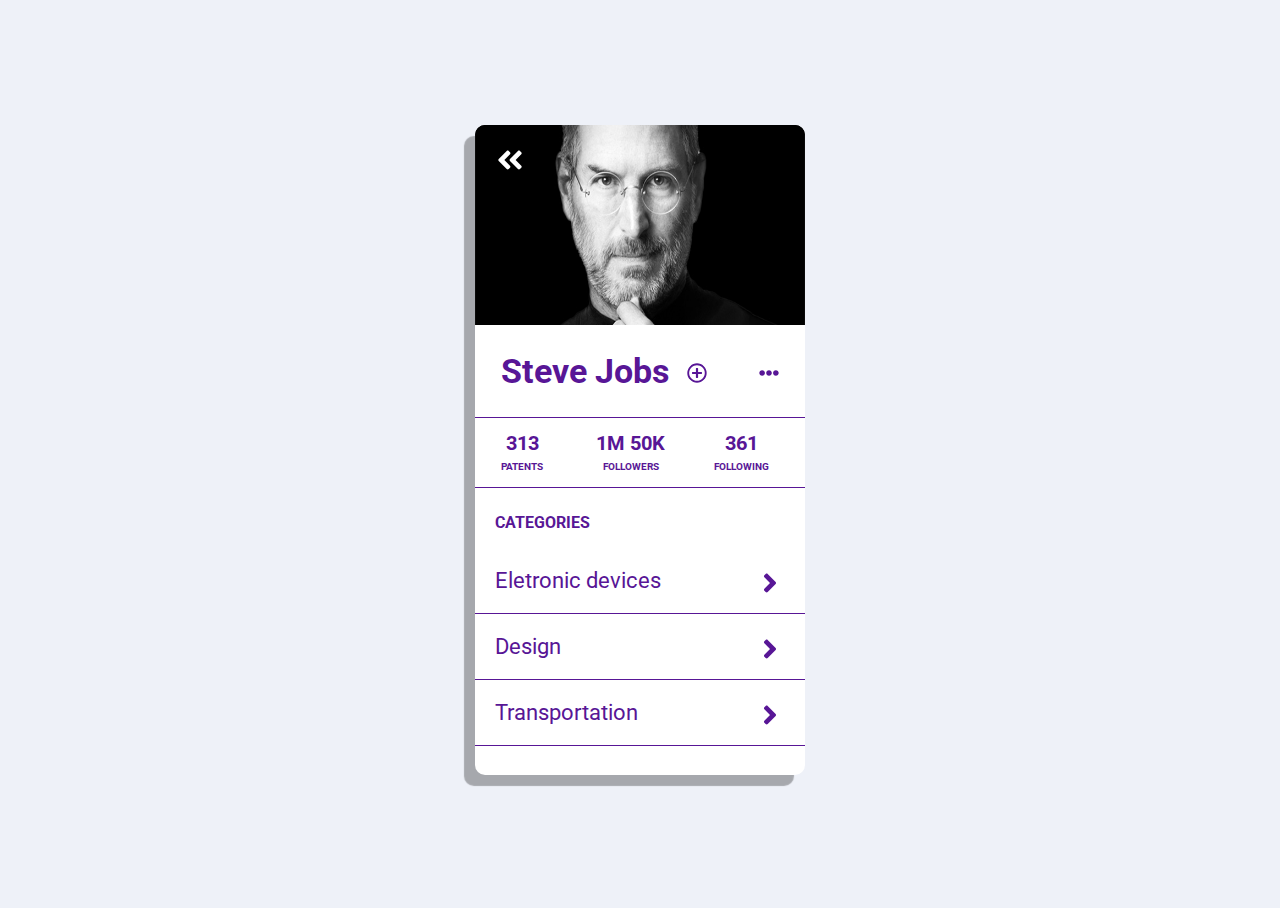
<file: steve/index.html>
<!DOCTYPE html>
<html lang="en" dir="ltr">
  <head>
    <meta charset="utf-8">
    <title>UI design</title>
    <link rel="stylesheet" href="steve2.css">
    <link href='http://fonts.googleapis.com/css?family=Roboto' rel='stylesheet' type='text/css'>
    <script src="https://code.jquery.com/jquery-3.3.1.js"></script>
    <link href="https://stackpath.bootstrapcdn.com/font-awesome/4.7.0/css/font-awesome.min.css">
  </head>
  <body>
    <div class="wrapper">
      <div class="card">
        <div class="top-section">
          <img src="SteveJobs1.jpg" alt="" class="photo">
            <svg aria-hidden="true" data-prefix="fas" class="new-figure" data-icon="angle-double-left" class="svg-inline--fa fa-angle-double-left fa-w-14" role="img" xmlns="http://www.w3.org/2000/svg" viewBox="0 0 448 512"><path fill="currentColor" d="M223.7 239l136-136c9.4-9.4 24.6-9.4 33.9 0l22.6 22.6c9.4 9.4 9.4 24.6 0 33.9L319.9 256l96.4 96.4c9.4 9.4 9.4 24.6 0 33.9L393.7 409c-9.4 9.4-24.6 9.4-33.9 0l-136-136c-9.5-9.4-9.5-24.6-.1-34zm-192 34l136 136c9.4 9.4 24.6 9.4 33.9 0l22.6-22.6c9.4-9.4 9.4-24.6 0-33.9L127.9 256l96.4-96.4c9.4-9.4 9.4-24.6 0-33.9L201.7 103c-9.4-9.4-24.6-9.4-33.9 0l-136 136c-9.5 9.4-9.5 24.6-.1 34z"></path></svg>
         </div>
         <div class="details-zone">
            <h1>Steve Jobs</h1>
              <svg aria-hidden="true" data-prefix="fas" data-icon="ellipsis-h" class="svg-inline--fa fa-ellipsis-h fa-w-16" role="img" xmlns="http://www.w3.org/2000/svg" viewBox="0 0 512 512"><path fill="currentColor" d="M328 256c0 39.8-32.2 72-72 72s-72-32.2-72-72 32.2-72 72-72 72 32.2 72 72zm104-72c-39.8 0-72 32.2-72 72s32.2 72 72 72 72-32.2 72-72-32.2-72-72-72zm-352 0c-39.8 0-72 32.2-72 72s32.2 72 72 72 72-32.2 72-72-32.2-72-72-72z"></path></svg>
            <svg aria-hidden="true" data-prefix="far" class="circle" data-icon="times-circle" class="svg-inline--fa fa-times-circle fa-w-16" role="img" xmlns="http://www.w3.org/2000/svg" viewBox="0 0 512 512"><path fill="currentColor" d="M256 8C119 8 8 119 8 256s111 248 248 248 248-111 248-248S393 8 256 8zm0 448c-110.5 0-200-89.5-200-200S145.5 56 256 56s200 89.5 200 200-89.5 200-200 200zm101.8-262.2L295.6 256l62.2 62.2c4.7 4.7 4.7 12.3 0 17l-22.6 22.6c-4.7 4.7-12.3 4.7-17 0L256 295.6l-62.2 62.2c-4.7 4.7-12.3 4.7-17 0l-22.6-22.6c-4.7-4.7-4.7-12.3 0-17l62.2-62.2-62.2-62.2c-4.7-4.7-4.7-12.3 0-17l22.6-22.6c4.7-4.7 12.3-4.7 17 0l62.2 62.2 62.2-62.2c4.7-4.7 12.3-4.7 17 0l22.6 22.6c4.7 4.7 4.7 12.3 0 17z"></path></svg>
         </div>
         <div class="section-items">
             <div class="item1">
               <span class="num">313</span><br/>
               <span class="word">Patents</span>
             </div>
             <div class="item2">
               <span class="num">1M 50K</span><br/>
               <span class="word">Followers</span>
             </div>
             <div class="item3">
               <span class="num">361</span><br/>
               <span class="word">Following</span>
             </div>
          </div>
          <div class="categories">
            <h3>categories</h3>
            <div class="devices">
              Eletronic devices
            <svg aria-hidden="true" data-prefix="fas" class="arrow-right" data-icon="angle-right" class="svg-inline--fa fa-angle-right fa-w-8" role="img" xmlns="http://www.w3.org/2000/svg" viewBox="0 0 256 512"><path fill="currentColor" d="M224.3 273l-136 136c-9.4 9.4-24.6 9.4-33.9 0l-22.6-22.6c-9.4-9.4-9.4-24.6 0-33.9l96.4-96.4-96.4-96.4c-9.4-9.4-9.4-24.6 0-33.9L54.3 103c9.4-9.4 24.6-9.4 33.9 0l136 136c9.5 9.4 9.5 24.6.1 34z"></path></svg>
            </div>
            <div class="design">
              Design
            <svg aria-hidden="true" data-prefix="fas" class="arrow-right" data-icon="angle-right" class="svg-inline--fa fa-angle-right fa-w-8" role="img" xmlns="http://www.w3.org/2000/svg" viewBox="0 0 256 512"><path fill="currentColor" d="M224.3 273l-136 136c-9.4 9.4-24.6 9.4-33.9 0l-22.6-22.6c-9.4-9.4-9.4-24.6 0-33.9l96.4-96.4-96.4-96.4c-9.4-9.4-9.4-24.6 0-33.9L54.3 103c9.4-9.4 24.6-9.4 33.9 0l136 136c9.5 9.4 9.5 24.6.1 34z"></path></svg>
            </div>
            <div class="transportation">
              Transportation
            <svg aria-hidden="true" data-prefix="fas" class="arrow-right" data-icon="angle-right" class="svg-inline--fa fa-angle-right fa-w-8" role="img" xmlns="http://www.w3.org/2000/svg" viewBox="0 0 256 512"><path fill="currentColor" d="M224.3 273l-136 136c-9.4 9.4-24.6 9.4-33.9 0l-22.6-22.6c-9.4-9.4-9.4-24.6 0-33.9l96.4-96.4-96.4-96.4c-9.4-9.4-9.4-24.6 0-33.9L54.3 103c9.4-9.4 24.6-9.4 33.9 0l136 136c9.5 9.4 9.5 24.6.1 34z"></path></svg>
            </div>

          </div>
       </div>
     </div>
     <script>

       //Follow effect button

     $(document).ready(function() {
         $('.circle').click(function() {
             $(this).css('color','blue');
          });
      });

       //Unfollow effect button

          $('.circle').dblclick(function() {
              $(this).css('color','darkviolet');
           });

     </script>
  </body>
</html>
</file>
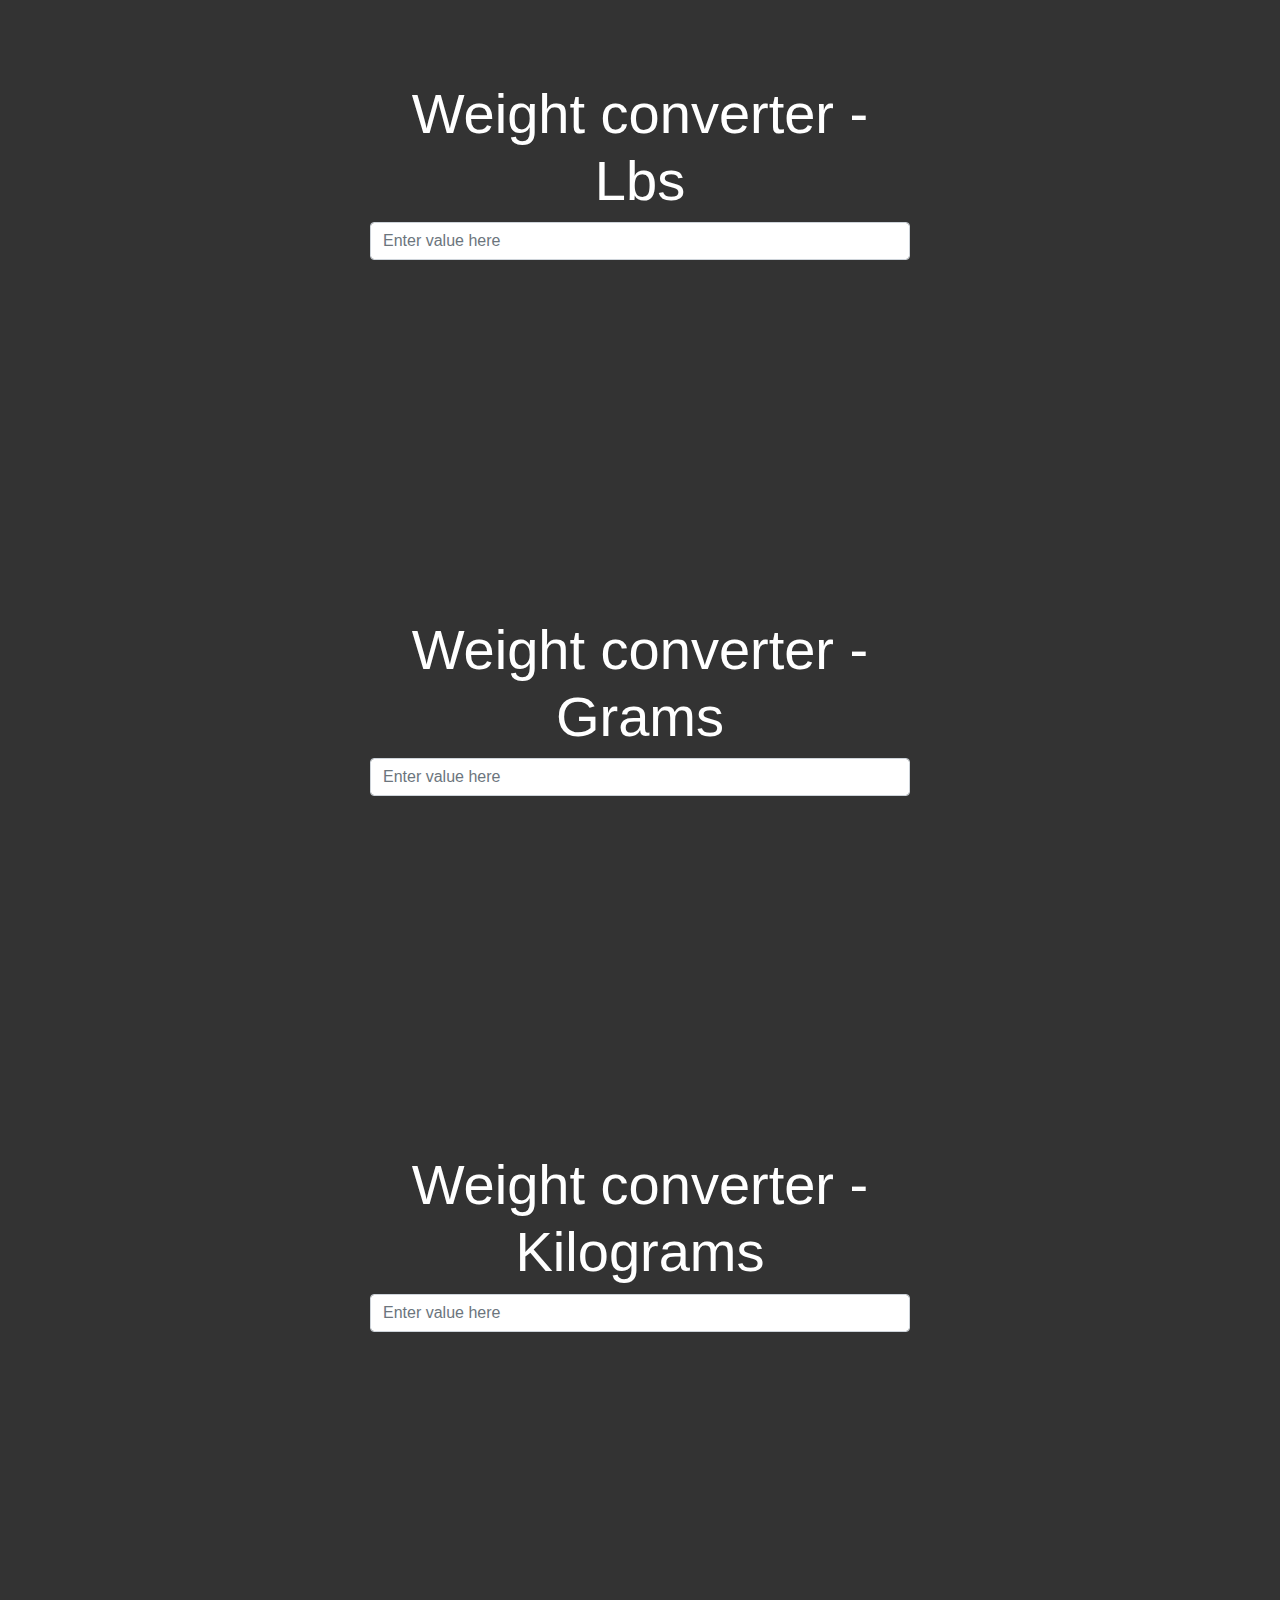
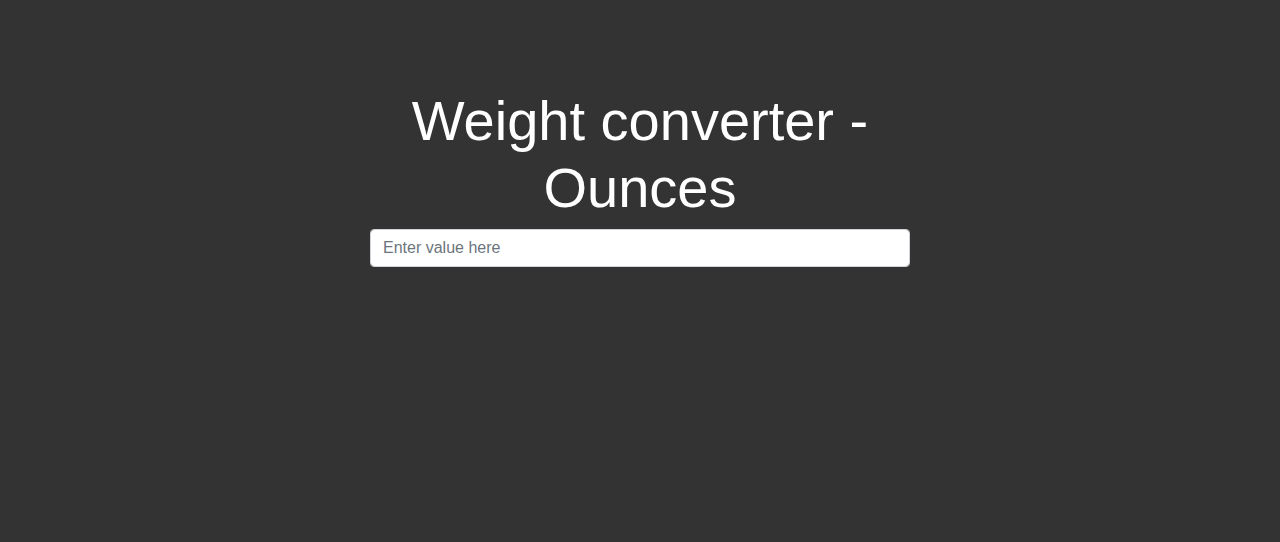
<file: weight/index.html>
<!DOCTYPE html>
<html lang="en" dir="ltr">
  <head>
    <meta charset="utf-8">
    <meta http-equiv="X-UA-Compatible" content="IE=edge">
    <meta name="viewport" content="width=device-width, initial-scale=1">
    <title>Weight converter</title>
    <link rel="stylesheet" href="https://maxcdn.bootstrapcdn.com/bootstrap/4.0.0/css/bootstrap.min.css" integrity="sha384-Gn5384xqQ1aoWXA+058RXPxPg6fy4IWvTNh0E263XmFcJlSAwiGgFAW/dAiS6JXm" crossorigin="anonymous">
    <link rel="stylesheet" href="weight2.css">

  </head>
  <div class="container">
      <div class="row">
        <div class="col-md-6 offset-md-3">
          <h1 class="display-4 text-center">Weight converter - Lbs</h1>
        <form>
          <div class="form-group">
            <input type="number" class="form-control form-control-md" id="inputList" placeholder="Enter value here">
          </div>
        </form>
        <div id="output">
          <div class="card bg-info">
            <div class="card-block">
              <h4>Lbs:</h4>
              <div id="lbsOutput"></div>
            </div>
          </div>
          <div class="card bg-danger">
            <div class="card-block">
              <h4>Grams:</h4>
              <div id="gramsOutput"></div>
            </div>
          </div>
        <div class="card bg-success">
          <div class="card-block">
            <h4>Kilograms:</h4>
            <div id="kilogramsOutput"></div>
          </div>
        </div>
        <div class="card bg-primary">
          <div class="card-block">
            <h4>Ounces:</h4>
            <div id="ouncesOutput"></div>
        </div>
      </div>
    </div>
    </div>
  </div>
  <div class="row">
    <div class="col-md-6 offset-md-3">
      <h1 class="display-4 text-center">Weight converter - Grams</h1>
    <form>
      <div class="form-group">
        <input type="number" class="form-control form-control-md" id="inputList__1" placeholder="Enter value here">
      </div>
    </form>
    <div id="output__1">
      <div class="card bg-info">
        <div class="card-block">
          <h4>Lbs:</h4>
          <div id="lbsOutput__1"></div>
        </div>
      </div>
      <div class="card bg-danger">
        <div class="card-block">
          <h4>Grams:</h4>
          <div id="gramsOutput__1"></div>
        </div>
      </div>
    <div class="card bg-success">
      <div class="card-block">
        <h4>Kilograms:</h4>
        <div id="kilogramsOutput__1"></div>
      </div>
    </div>
    <div class="card bg-primary">
      <div class="card-block">
        <h4>Ounces:</h4>
        <div id="ouncesOutput__1"></div>
    </div>
  </div>
</div>
</div>
</div>
<div class="row">
  <div class="col-md-6 offset-md-3">
    <h1 class="display-4 text-center">Weight converter - Kilograms</h1>
  <form>
    <div class="form-group">
      <input type="number" class="form-control form-control-md" id="inputList__2" placeholder="Enter value here">
    </div>
  </form>
  <div id="output__2">
    <div class="card bg-info">
      <div class="card-block">
        <h4>Lbs:</h4>
        <div id="lbsOutput__2"></div>
      </div>
    </div>
    <div class="card bg-danger">
      <div class="card-block">
        <h4>Grams:</h4>
        <div id="gramsOutput__2"></div>
      </div>
    </div>
  <div class="card bg-success">
    <div class="card-block">
      <h4>Kilograms:</h4>
      <div id="kilogramsOutput__2"></div>
    </div>
  </div>
  <div class="card bg-primary">
    <div class="card-block">
      <h4>Ounces:</h4>
      <div id="ouncesOutput__2"></div>
  </div>
</div>
</div>
</div>
</div>
<div class="row">
  <div class="col-md-6 offset-md-3">
    <h1 class="display-4 text-center">Weight converter - Ounces</h1>
  <form>
    <div class="form-group">
      <input type="number" class="form-control form-control-md" id="inputList__3" placeholder="Enter value here">
    </div>
  </form>
  <div id="output__3">
    <div class="card bg-info">
      <div class="card-block">
        <h4>Lbs:</h4>
        <div id="lbsOutput__3"></div>
      </div>
    </div>
    <div class="card bg-danger">
      <div class="card-block">
        <h4>Grams:</h4>
        <div id="gramsOutput__3"></div>
      </div>
    </div>
  <div class="card bg-success">
    <div class="card-block">
      <h4>Kilograms:</h4>
      <div id="kilogramsOutput__3"></div>
    </div>
  </div>
  <div class="card bg-primary">
    <div class="card-block">
      <h4>Ounces:</h4>
      <div id="ouncesOutput__3"></div>
  </div>
</div>
</div>
</div>
</div>
</div>
<script src="main.js"></script>
<script src="main2.js"></script>
<script src="main3.js"></script>
<script src="main4.js">

</script>
  <body>

  </body>
</html>
</file>
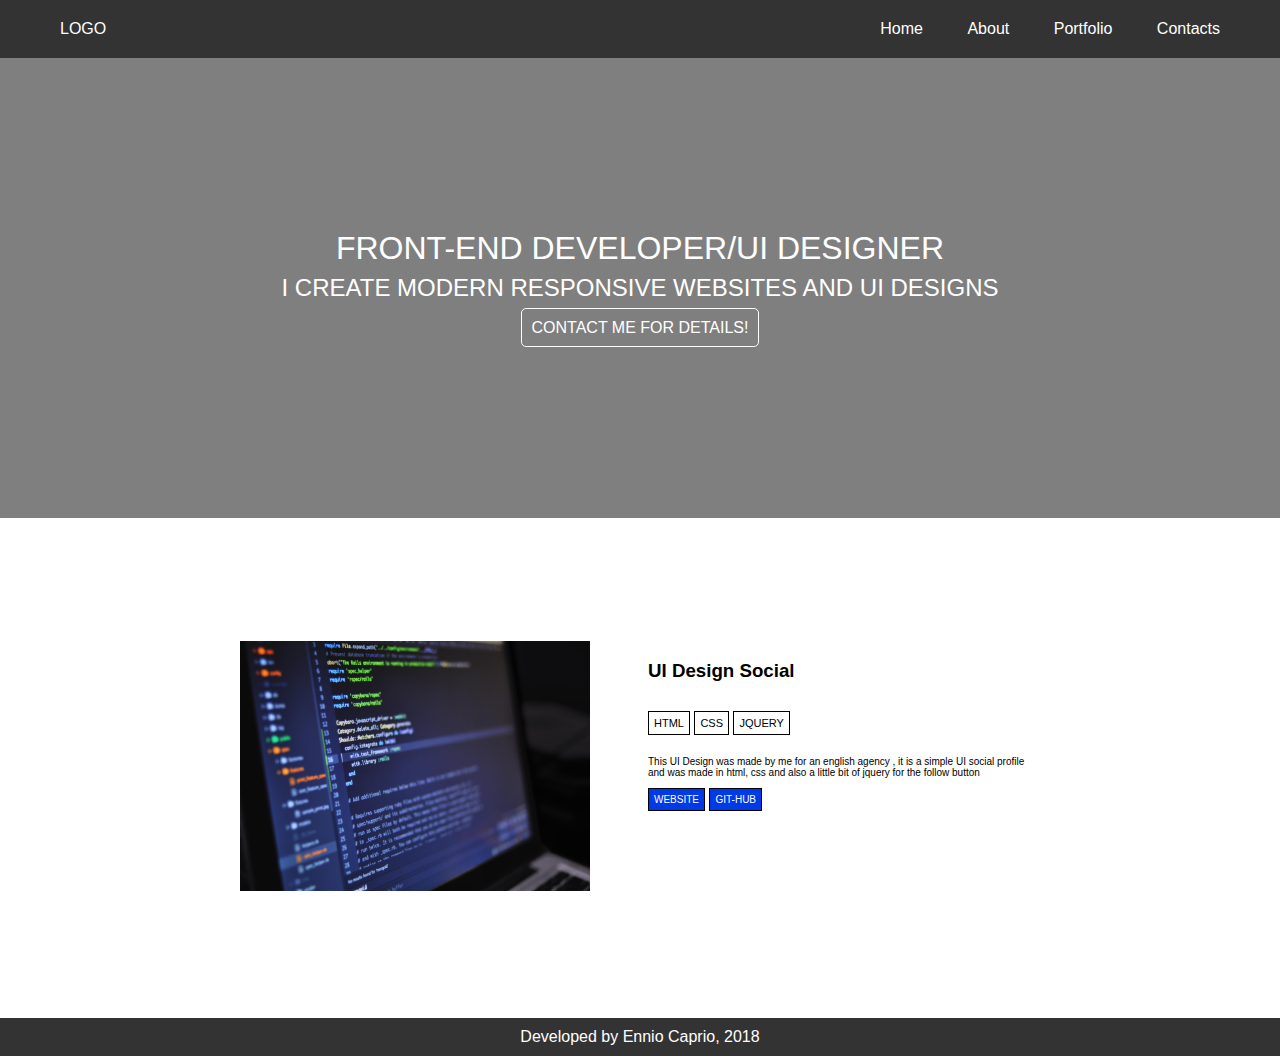
<file: app--1.html>
<!DOCTYPE html>
<html lang="en" dir="ltr">
  <head>
    <meta charset="utf-8">
    <link rel="stylesheet" href="style--app.css">
    <title>Portfolio</title>
    <meta name="viewport" content="width=device-width, initial-scale=1.0">
    <meta http-equiv="X-UA-Compatible" content="IE=edge,chrome=1">
  </head>
  <body>
    <header class="header clearfix">
      <div class="container-header">
      <a href="#" class="logo">Logo</a>
      <a href="#" class="icon-bar">
        <span></span>
        <span></span>
        <span></span>
      </a>
      <ul class="list">
        <li class="list-item"><a href="index.html">Home</a></li>
        <li class="list-item"><a href="index.html#about-id">About</a></li>
        <li class="list-item"><a href="index.html#portfolio-id">Portfolio</a></li>
        <li class="list-item"><a href="index.html#contacts-id">Contacts</a></li>
      </ul>
      </div>
    </header>
    <section class="cover">
      <div class="cover-filter"></div>
      <div class="cover-caption">
          <div class="cover-caption-copy">
            <h1 class="anim">Front-End Developer/UI designer</h1>
            <h2 class="anim">I create modern responsive websites and UI designs</h2>
            <a href="index.html#contacts-id" class="button1 anim">Contact Me For Details!</a>
          </div>
      </div>
    </section>
    <div class="app">
      <div class="info-app">
          <div class="info-app-images">
            <img src="code.jpg" alt="" class="info-app-image">
          </div>
          <div class="info-app-description">
            <h3>UI Design Social</h3>
            <div>
              <p class="info-app-button">html</p>
              <p class="info-app-button">css</p>
              <p class="info-app-button">jquery</p>
            </div>
            <div class="info-app-text">
              <p>This UI Design was made by me for an english agency , it is a simple UI social profile and was made in html, css and also a little bit of jquery for the follow button</p>
            </div>
            <div id="info-app-links">
              <a href="steve/index.html">Website</a>
              <a href="https://github.com/EnnioCaprio">Git-hub</a>
            </div>
          </div>
        </div>
    </div>
    <footer class="footer">
      Developed by Ennio Caprio, 2018
    </footer>
    <script
    src="https://code.jquery.com/jquery-3.3.1.js">
    </script>
    <script src="script.js">

    </script>
    </body>
    </html>
</file>
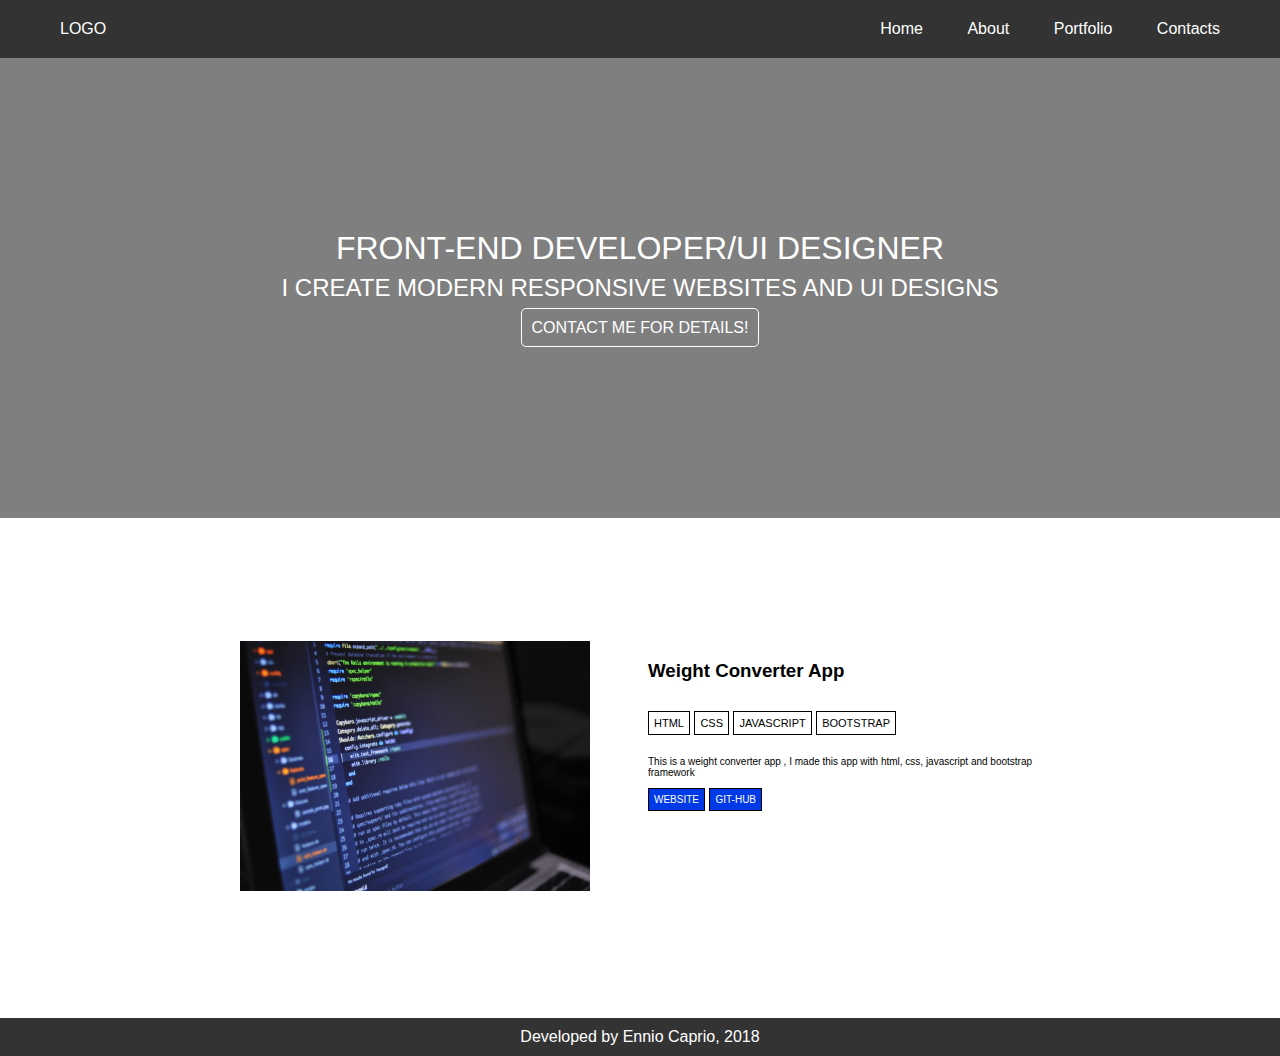
<file: app--2.html>
<!DOCTYPE html>
<html lang="en" dir="ltr">
  <head>
    <meta charset="utf-8">
    <link rel="stylesheet" href="style--app.css">
    <title>Portfolio</title>
    <meta name="viewport" content="width=device-width, initial-scale=1.0">
    <meta http-equiv="X-UA-Compatible" content="IE=edge,chrome=1">
  </head>
  <body>
    <header class="header clearfix">
      <div class="container-header">
      <a href="#" class="logo">Logo</a>
      <a href="#" class="icon-bar">
        <span></span>
        <span></span>
        <span></span>
      </a>
      <ul class="list">
        <li class="list-item"><a href="index.html">Home</a></li>
        <li class="list-item"><a href="index.html#about-id">About</a></li>
        <li class="list-item"><a href="index.html#portfolio-id">Portfolio</a></li>
        <li class="list-item"><a href="index.html#contacts-id">Contacts</a></li>
      </ul>
      </div>
    </header>
    <section class="cover">
      <div class="cover-filter"></div>
      <div class="cover-caption">
          <div class="cover-caption-copy">
            <h1 class="anim">Front-End Developer/UI designer</h1>
            <h2 class="anim">I create modern responsive websites and UI designs</h2>
            <a href="index.html#contacts-id" class="button1 anim">Contact Me For Details!</a>
          </div>
      </div>
    </section>
    <section class="app">
        <div class="info-app">
          <div class="info-app-images">
            <img src="code.jpg" alt="" class="info-app-image">
          </div>
          <div class="info-app-description">
            <h3>Weight Converter App</h3>
            <div>
              <p class="info-app-button">html</p>
              <p class="info-app-button">css</p>
              <p class="info-app-button">javascript</p>
              <p class="info-app-button">bootstrap</p>
            </div>
            <div class="info-app-text">
              <p>This is a weight converter app , I made this app with html, css, javascript and bootstrap framework</p>
            </div>
            <div id="info-app-links">
              <a href="weight/index.html">Website</a>
              <a href="https://github.com/EnnioCaprio">Git-hub</a>
            </div>
          </div>
        </div>
      </section>
    <footer class="footer">
      Developed by Ennio Caprio, 2018
    </footer>
    <script
    src="https://code.jquery.com/jquery-3.3.1.js">
    </script>
    <script src="script.js">

    </script>
    </body>
    </html>
</file>
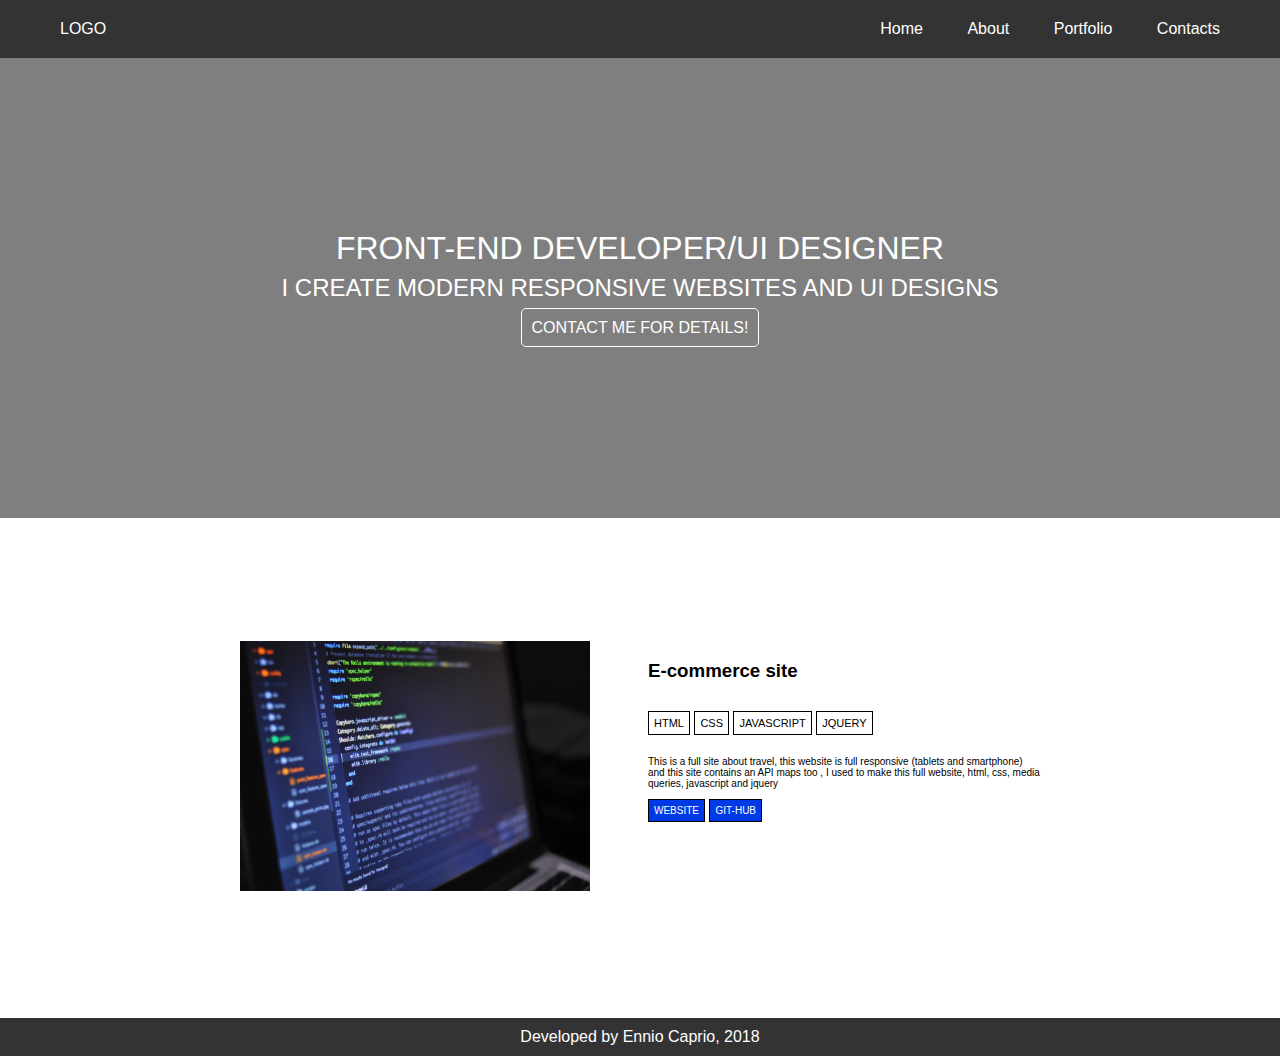
<file: app--3.html>
<!DOCTYPE html>
<html lang="en" dir="ltr">
  <head>
    <meta charset="utf-8">
    <link rel="stylesheet" href="style--app.css">
    <title>Portfolio</title>
    <meta name="viewport" content="width=device-width, initial-scale=1.0">
    <meta http-equiv="X-UA-Compatible" content="IE=edge,chrome=1">
  </head>
  <body>
    <header class="header clearfix">
      <div class="container-header">
      <a href="#" class="logo">Logo</a>
      <a href="#" class="icon-bar">
        <span></span>
        <span></span>
        <span></span>
      </a>
      <ul class="list">
        <li class="list-item"><a href="index.html">Home</a></li>
        <li class="list-item"><a href="index.html#about-id">About</a></li>
        <li class="list-item"><a href="index.html#portfolio-id">Portfolio</a></li>
        <li class="list-item"><a href="index.html#contacts-id">Contacts</a></li>
      </ul>
      </div>
    </header>
    <section class="cover">
      <div class="cover-filter"></div>
      <div class="cover-caption">
          <div class="cover-caption-copy">
            <h1 class="anim">Front-End Developer/UI designer</h1>
            <h2 class="anim">I create modern responsive websites and UI designs</h2>
            <a href="index.html#contacts-id" class="button1 anim">Contact Me For Details!</a>
          </div>
      </div>
    </section>
    <section class="app">
      <div class="info-app">
        <div class="info-app-images">
          <img src="code.jpg" alt="" class="info-app-image">
        </div>
        <div class="info-app-description">
          <h3>E-commerce site</h3>
          <div>
            <p class="info-app-button">html</p>
            <p class="info-app-button">css</p>
            <p class="info-app-button">javascript</p>
            <p class="info-app-button">jquery</p>
          </div>
          <div class="info-app-text">
            <p>This is a full site about travel, this website is full responsive (tablets and smartphone) and this site contains an API maps too , I used to make this full website, html, css, media queries, javascript and jquery</p>
          </div>
          <div id="info-app-links">
            <a href="ProjectWeb/commerce.html">Website</a>
            <a href="https://github.com/EnnioCaprio">Git-hub</a>
          </div>
        </div>
      </div>
    </section>
    <footer class="footer">
      Developed by Ennio Caprio, 2018
    </footer>
    <script
    src="https://code.jquery.com/jquery-3.3.1.js">
    </script>
    <script src="script.js">

    </script>
    </body>
    </html>
</file>
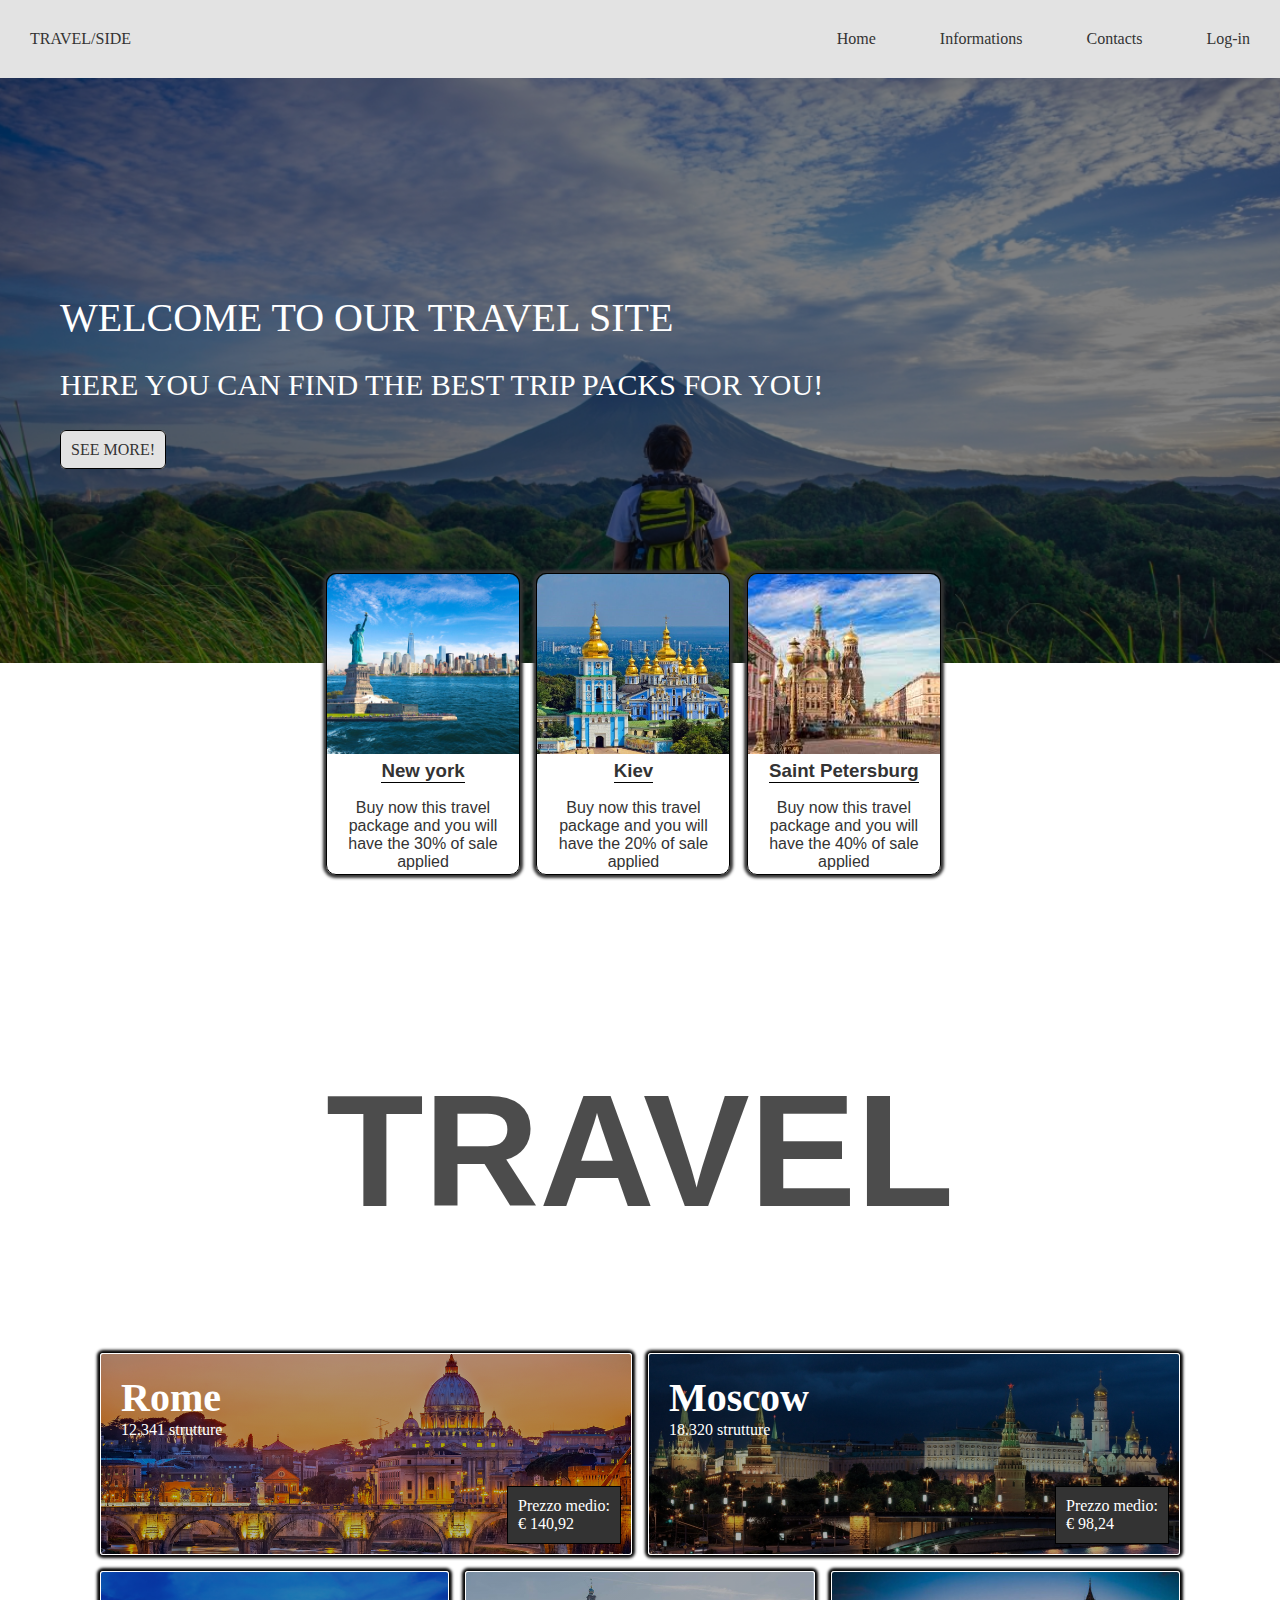
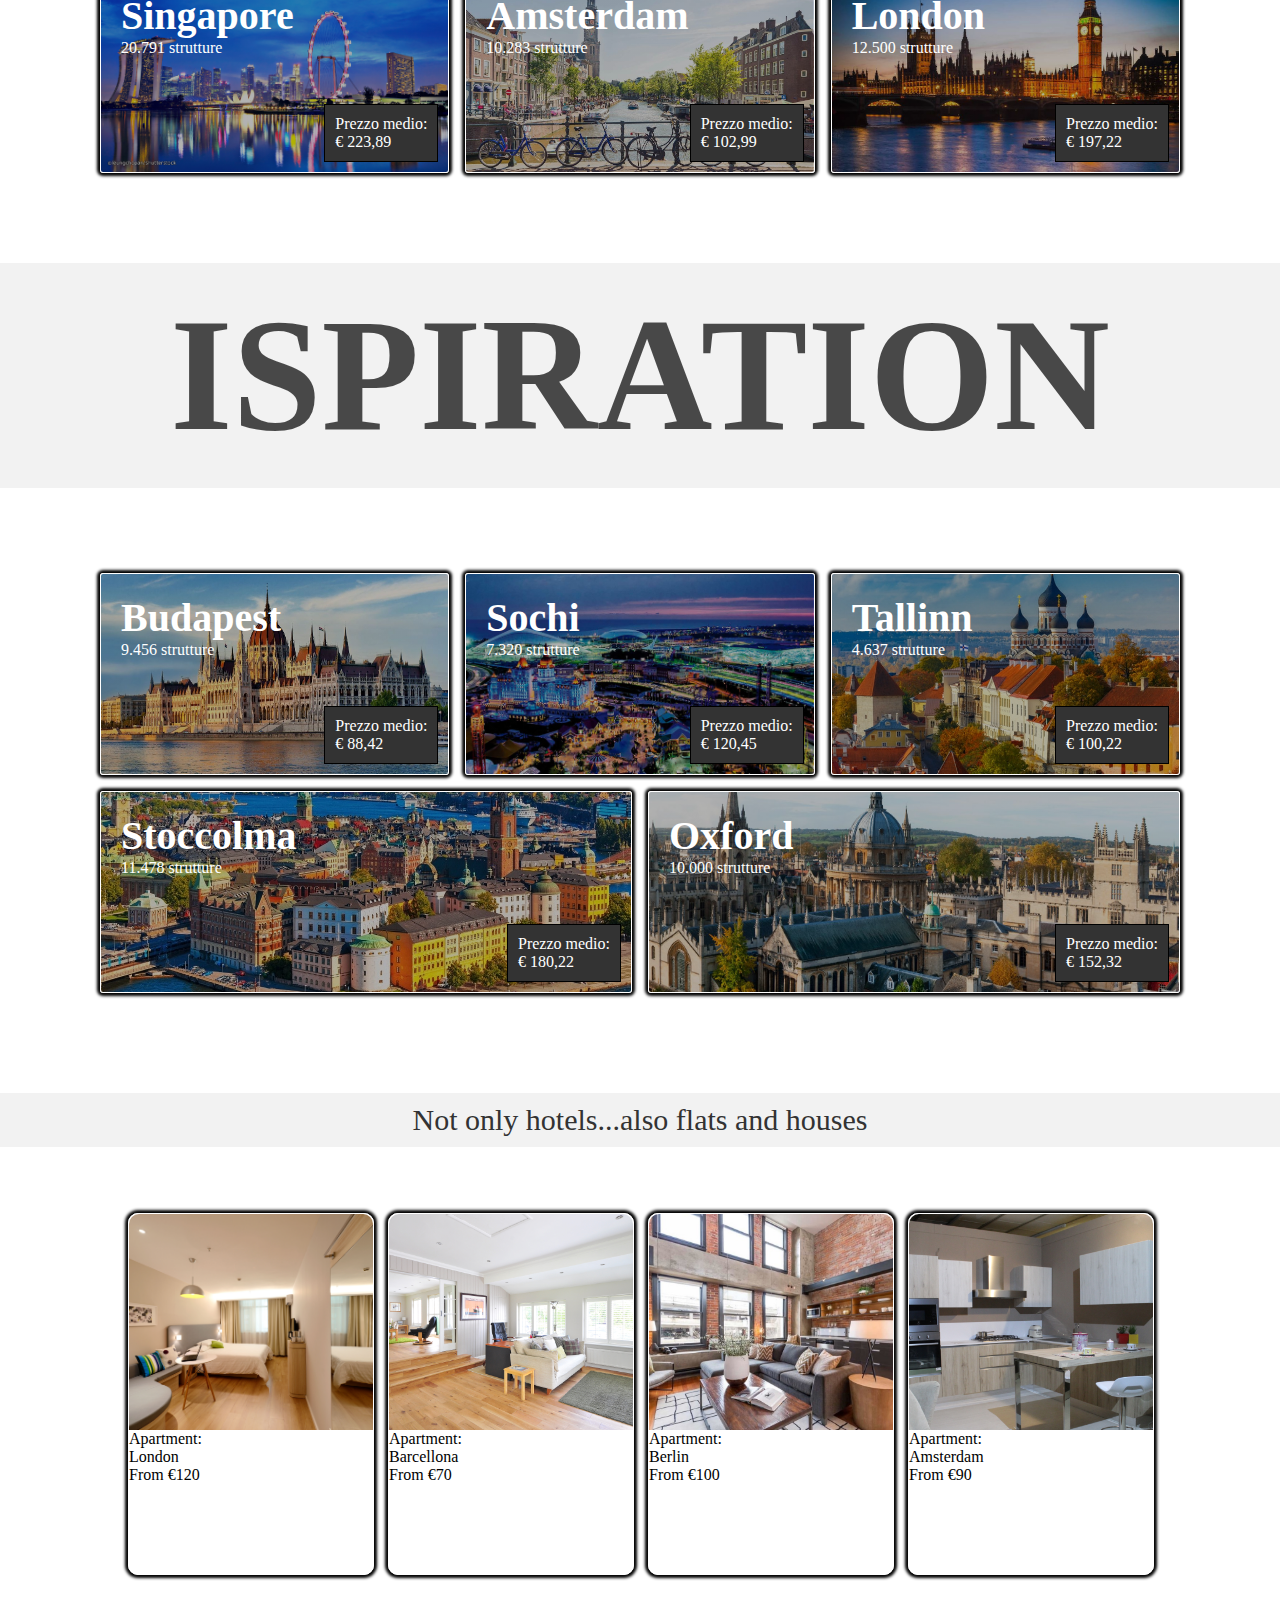
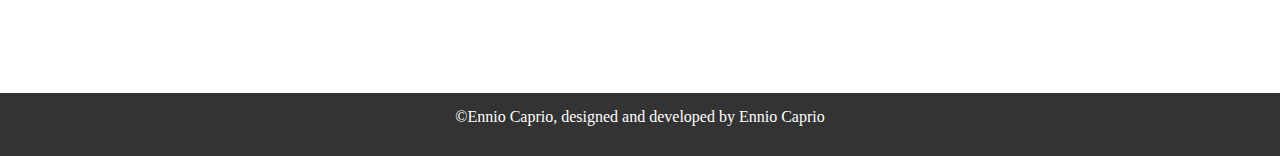
<file: ProjectWeb/commerce.html>
<!DOCTYPE html>
<html lang="en" dir="ltr">
  <head>
    <meta charset="utf-8">
    <meta http-equiv="X-UA-Compatible" content="IE=edge">
    <meta name="viewport" content="width=device-width, initial-scale=1.0">
    <title>Project</title>
    <link rel="stylesheet" href="style1.css">
  </head>
  <body>
    <header class="header clearfix">
      <a href="#" class="header-logo">travel/side</a>
      <div class="header-icon-bar">
        <span></span>
        <span></span>
        <span></span>
      </div>
      <ul class="header-list">
        <li class="header-list-item"><a href="commerce.html">Home</a></li>
        <li class="header-list-item"><a href="info.html">Informations</a></li>
        <li class="header-list-item"><a href="contact.html">Contacts</a></li>
        <li class="header-list-item"><a href="log-in.html">Log-in</a></li>
      </ul>
    </header>
    <section class="half-cover">
      <div class="cover-filter"></div>
      <div class="cover-caption">
          <div class="cover-caption-copy">
            <h1 class="anim">Welcome to our travel site</h1>
            <h2 class="anim">Here you can find the best trip packs for you!</h2>
            <a href="index.html#contacts-id" class="button1 anim">See more!</a>
          </div>
    </section>
    <section class="main">
      <div class="sub-main">
        <div class="sub-main-card">
          <div class="card-photo1">
          </div>
          <div class="card-description">
            <h3>New york</h3>
            <p>Buy now this travel package and you will have the 30% of sale applied</p>
          </div>
        </div>
        <div class="sub-main-card">
          <div class="card-photo2">
          </div>
          <div class="card-description">
            <h3>Kiev</h3>
            <p>Buy now this travel package and you will have the 20% of sale applied</p>
          </div>
        </div>
        <div class="sub-main-card">
          <div class="card-photo3">
          </div>
          <div class="card-description">
            <h3>Saint Petersburg</h3>
            <p>Buy now this travel package and you will have the 40% of sale applied</p>
          </div>
        </div>
      </div>
      <div class="hero-text">
        <h1>Travel</h1>
      </div>
    </section>
    <section class="main-2">
      <div class="window">
        <div class="windows-shop">
          <div class="place1"><span id="first"><b>Rome</b><br>12.341 strutture</span><span id="second">Prezzo medio:<br>€ 140,92</span></div>
          <div class="place2"><span id="first"><b>Moscow</b><br>18.320 strutture</span><span id="second">Prezzo medio:<br>€ 98,24</span></div>
        </div>
        <div class="windows-shop2">
          <div class="place3"><span id="first"><b>Singapore</b><br>20.791 strutture</span><span id="second">Prezzo medio:<br>€ 223,89</span></div>
          <div class="place4"><span id="first"><b>Amsterdam</b><br>10.283 strutture</span><span id="second">Prezzo medio:<br>€ 102,99</span></div>
          <div class="place5"><span id="first"><b>London</b><br>12.500 strutture</span><span id="second">Prezzo medio:<br>€ 197,22</span></div>
        </div>
      </div>
    </section>
    <section class="main-3">
      <div class="hero-text2">
        <h1>Ispiration</h1>
      </div>
      <div class="window2">
        <div class="windows-shop3">
          <div class="place6"><span id="first"><b>Budapest</b><br>9.456 strutture</span><span id="second">Prezzo medio:<br>€ 88,42</span></div>
          <div class="place7"><span id="first"><b>Sochi</b><br>7.320 strutture</span><span id="second">Prezzo medio:<br>€ 120,45</span></div>
          <div class="place8"><span id="first"><b>Tallinn</b><br>4.637 strutture</span><span id="second">Prezzo medio:<br>€ 100,22</span></div>
        </div>
        <div class="windows-shop4">
          <div class="place9"><span id="first"><b>Stoccolma</b><br>11.478 strutture</span><span id="second">Prezzo medio:<br>€ 180,22</span></div>
          <div class="place10"><span id="first"><b>Oxford</b><br>10.000 strutture</span><span id="second">Prezzo medio:<br>€ 152,32</span></div>
      </div>
    </div>
    </section>
    <section class="main-4">
      <div class="hero-text3">
        <h3>Not only hotels...also flats and houses</h3>
      </div>
        <div class="window3">
          <div class="place-3">
            <div class="place-photo1">
            </div>
            <div class="place-description">
              <span>Apartment:<br>London<br>From €120 </span>
            </div>
          </div>
          <div class="place-3">
            <div class="place-photo2">
            </div>
            <div class="place-description">
              <span>Apartment:<br>Barcellona<br>From €70 </span>
            </div>
          </div>
          <div class="place-3">
            <div class="place-photo3">
            </div>
            <div class="place-description">
              <span>Apartment:<br>Berlin<br>From €100 </span>
            </div>
          </div>
          <div class="place-3">
            <div class="place-photo4">
            </div>
            <div class="place-description">
              <span>Apartment:<br>Amsterdam<br>From €90 </span>
            </div>
          </div>
        </div>
    </section>
    <a href="javascript:" id="myBtn"><p>Top</p></a>
    <footer>
      <p>&copy;Ennio Caprio, designed and developed by Ennio Caprio</p>
    </footer>
    <script
      src="https://code.jquery.com/jquery-3.3.1.js"
      integrity="sha256-2Kok7MbOyxpgUVvAk/HJ2jigOSYS2auK4Pfzbm7uH60="
      crossorigin="anonymous"></script>
    <script src="mainProject.js">
    </script>
    <script src="top.js">
    </script>
  </body>

</html>
</file>
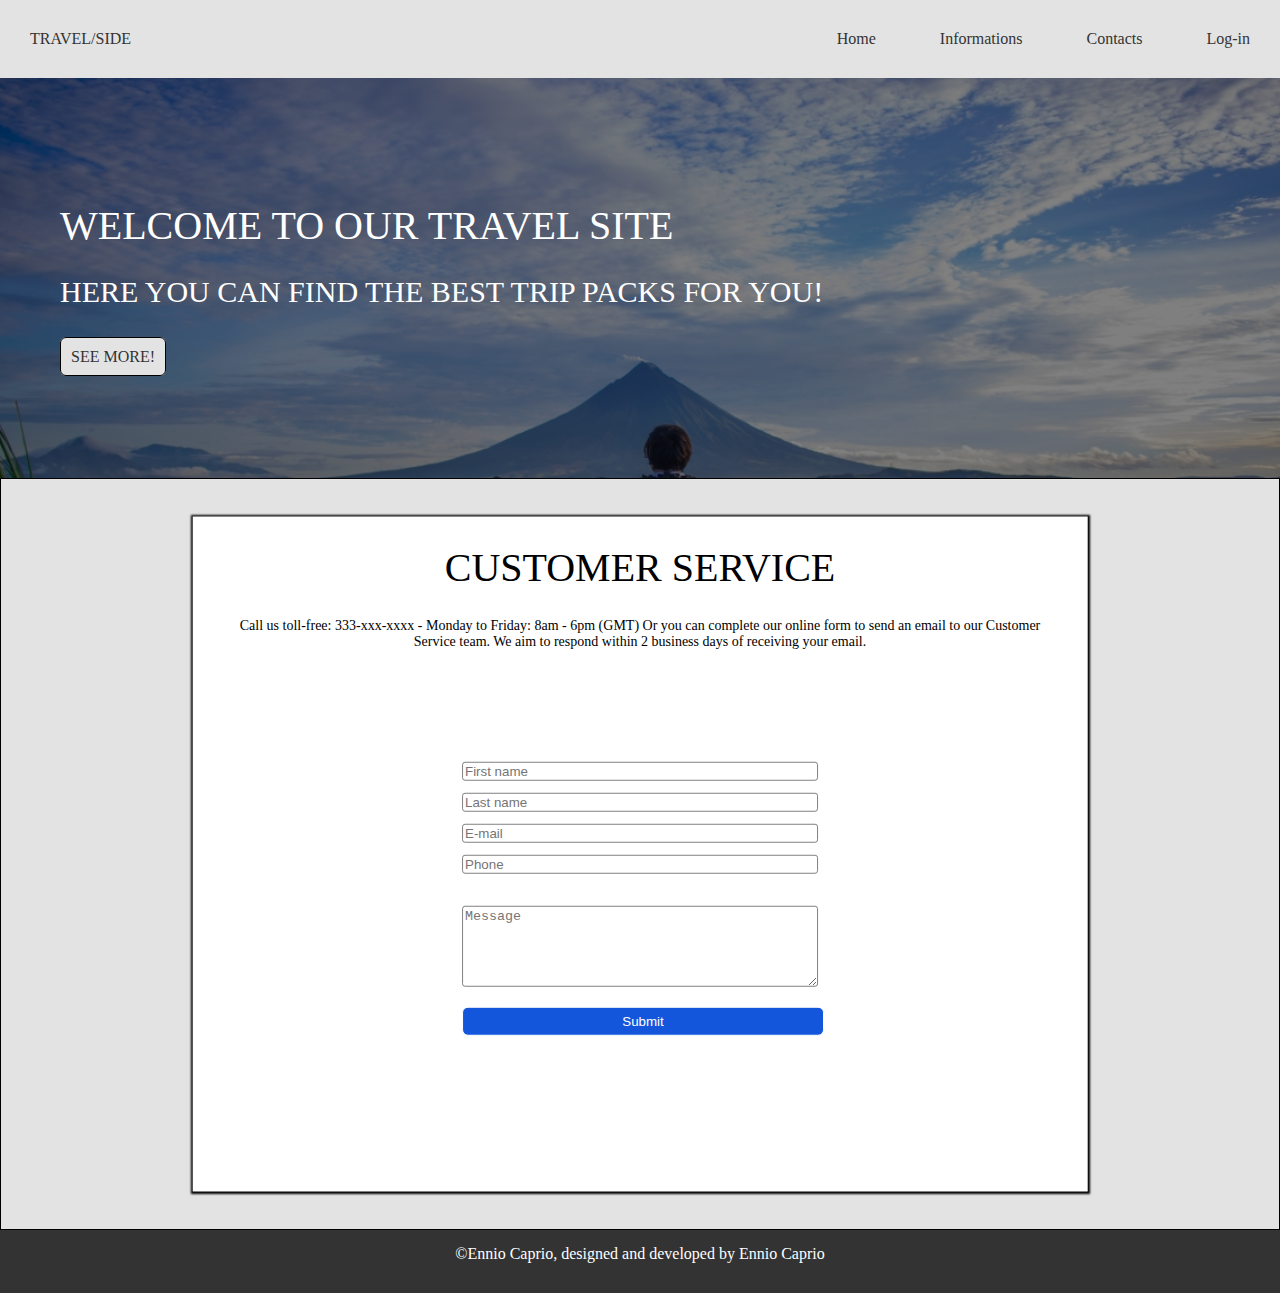
<file: ProjectWeb/contact.html>
<!DOCTYPE html>
<html lang="en" dir="ltr">
  <head>
    <meta charset="utf-8">
    <meta http-equiv="X-UA-Compatible" content="IE=edge">
    <meta name="viewport" content="width=device-width, initial-scale=1.0">
    <title>Project</title>
    <link rel="stylesheet" href="style3.css">
  </head>
  <body>
    <header class="header clearfix">
      <a href="#" class="header-logo">travel/side</a>
      <div class="header-icon-bar">
        <span></span>
        <span></span>
        <span></span>
      </div>
      <ul class="header-list">
        <li class="header-list-item"><a href="commerce.html">Home</a></li>
        <li class="header-list-item"><a href="info.html">Informations</a></li>
        <li class="header-list-item"><a href="contact.html">Contacts</a></li>
        <li class="header-list-item"><a href="log-in.html">Log-in</a></li>
      </ul>
    </header>
    <section class="half-cover">
      <div class="cover-filter"></div>
      <div class="cover-caption">
          <div class="cover-caption-copy">
            <h1 class="anim">Welcome to our travel site</h1>
            <h2 class="anim">Here you can find the best trip packs for you!</h2>
            <a href="index.html#contacts-id" class="button1 anim">See more!</a>
          </div>
    </section>
    <section class="contact">
      <div class="contact-form">
        <h1>Customer service</h1>
        <p>Call us toll-free: 333-xxx-xxxx - Monday to Friday: 8am - 6pm (GMT) Or you can complete our online form to send an email to our Customer Service team. We aim to respond within 2 business days of receiving your email.</p>
        <form class="content-form1 anim2">
          <div class="name">
            <input type="text" name="Fname" placeholder="First name" id="Name" required>
          </div>
          <div class="last-name">
            <input type="text" name="Lname" placeholder="Last name" id="Name" required>
          </div>
          <div class="mail">
            <input type="text" name="mail" placeholder="E-mail" id="Mail" required>
          </div>
          <div class="phone">
            <input type="number" name="phone" placeholder="Phone" id="Name" required>
          </div>
          <div class="text-area">
          <textarea name="message" placeholder="Message" id="TextArea" required></textarea>
          </div>
          <button type="submit" name="submit" class="Button">Submit</button>
        </form>
      </div>
    </section>
    <footer>
      <p>&copy;Ennio Caprio, designed and developed by Ennio Caprio</p>
    </footer>
    <script
      src="https://code.jquery.com/jquery-3.3.1.js"
      integrity="sha256-2Kok7MbOyxpgUVvAk/HJ2jigOSYS2auK4Pfzbm7uH60="
      crossorigin="anonymous"></script>
    <script src="mainProject.js">
    </script>
  </body>
  </html>
</file>
<file: steve/steve2.css>
* { box-sizing: border-box; }

html,body {
  padding: 0;
  height: 100%;
}

body {
  font-family: Roboto;
}

html {
  background: #EEF1F8;
}

.wrapper {
  position: absolute;
  top:50%;
  left:50%;
  transform: translateX(-50%) translateY(-50%);


}

.card {
  border-radius: 10px;
  display: inline-block;
  background: #FFF;
  width: 330px;
  height: 650px;
  position: relative;
  box-shadow: -11px 11px 1px rgba(0,0,0,0.3)
}

.top-section{
    background: #000;
    height: 200px;
    border-top-left-radius: 10px;
    border-top-right-radius: 10px;
}

.photo{
  width:100%;
  height:100%;
  position: relative;
  border-top-left-radius:10px;
  border-top-right-radius:10px;
}

.top-section .menu{
  position: absolute;
  top:20px;
  right:20px;
  display: flex;
  color: #fff;
  text-align: center;
  font-size: 30px;
}

.new-figure{
  width:30px;
  height:30px;
  color:#fff;
  top:20px;
  left:20px;
  position: absolute;
  cursor: pointer;
}

.details-zone h1{
  color: #581696;
  margin: 26px;
  font-size: 34px;

}

.details-zone svg{
  width:20px;
  height:20px;
  color: #581696;
  float: right;
  margin: 26px;
  position: relative;
  top: -80px;
  cursor: pointer;
}

 .circle{
  width:30px;
  height:30px;
  transform: rotate(45deg);
}


.details-zone{
  border-bottom: 1px solid #581696;
  align-items: center;

}

.section-items{
  border-bottom: 1px solid #581696;

}

.item1{
  margin: 13px 26px;
  display: inline-block;
  text-align: center;
  font-weight:bold;
  color:#581696;

}

.item2{
  margin: 13px 26px;
  text-align: center;
  position: absolute;
  display: inline;
  font-weight: bold;
  left:95px;
  color:#581696;

}

.item3{
  margin: 13px 26px;
  display: inline-block;
  text-align: center;
  position: absolute;
  right: 10px;
  font-weight: bold;
  color:#581696;

}

.num{
  font-size: 20px;
}

.word{
  font-size: 10px;
  text-transform:uppercase;
}

.categories h3{
  margin-left:20px;
  margin-top:25px;
  color:#581696;
  text-transform: uppercase;
  font-size: 16px;
}

.devices{
  border-bottom: 1px solid #581696;
  padding: 20px;
  color:#581696;
  font-size: 22px;
}

.design{
  border-bottom: 1px solid #581696;
  padding: 20px;
  color:#581696;
  font-size: 22px;
}

.transportation{
  border-bottom: 1px solid #581696;
  padding: 20px;
  color:#581696;
  font-size:22px;
}

.arrow-right{
  width:30px;
  height:30px;
  float:right;
  cursor: pointer;

}

svg:hover{
  opacity: 0.6;
}
</file>
<file: weight/weight2.css>
html,body{
  padding: 0;
  margin: 0;
}

body{
  background: #333;
}

div > h1{
  margin-top: 80px;
  color: #fff;
}

div > h4{
  color:#fff;
}

div > .card{
  margin: 6px 0;
  padding: 10px;
}
</file>
<file: style--app.css>
html,body{
  margin:0;
  padding:0;
  font-family: sans-serif;
}

.header{
  background: #333;
}

.container-header{
  max-width: 1200px;
  margin: 0 auto;
}

.logo{
  float:left;
  text-decoration: none;
  padding:20px;
  display: block;
  color:#fff;
  text-transform: uppercase;
}

.icon-bar{
  display: block;
  float: right;
  padding:20px;
  display: none;
}

.icon-bar span{
  background: #fff;
  width:30px;
  height:3px;
  margin-bottom: 5px;
  display: block;
}

.list{
  float:right;
  padding:0;
  margin: 0;
  transition: ease-out 0.3s;
}

.list-item{
  display: inline-block;
  padding: 20px;
}

.list-item:hover{
  background-color: rgba(0,0,0,0.4);
}

.list-item a{
  text-decoration: none;
  color:#fff;
}

.cover{
  height:460px;
  background: url("https://source.unsplash.com/user/erondu/1600x900");
  background-position: center;
  background-size:cover;
  background-repeat: no-repeat;
  position: relative;
  background-attachment: fixed;

}

.cover-filter{
  background: #000;
  height:100%;
  width:100%;
  position: absolute;
  z-index: 0;
  opacity: 0.5;
}

.cover-caption{
  display:table;
  height:100%;
  width:100%;
  z-index: 1;
  position: relative;
}

.cover-caption-copy{
  display: table-cell;
  vertical-align: middle;
  text-align: center;
  color: #fff;
  line-height: 40px;
  text-transform: uppercase;
}

.anim{
  font-weight: lighter;
  margin: 0 10px;
}

.button1{
  text-decoration:none;
  color:#fff;
  padding:10px;
  border: 1px solid #fff;
  border-radius: 5px;
  margin: 6px;

}

.button1:hover{
  background: #fff;
  color:#000;
  transition: 0.3s;
}

.app{
  min-height:500px;
  position: relative;
  display: flex;
  justify-content: center;
  align-items: center;
}

.info-app-image{
  width:350px;
  height:250px;
}

.info-app{
  max-width: 800px;
  margin:0 auto;
  display: grid;
  grid-template-columns: 1fr 1fr;
  grid-gap: 1em;
}

.info-app > div{
  text-align: left;
}

.info-app-button{
  text-transform: uppercase;
  border: 1px solid #000;
  display: inline-block;
  padding: 5px;
  font-size: 11px;
  cursor: pointer;
}

.info-app-button:hover{
  background: #000;
  color:#fff;
}

.info-app-text p{
  font-size: 10px;
  text-align: left;
}

#info-app-links > a{
  text-transform: uppercase;
  border: 1px solid #000;
  display: inline-block;
  padding: 5px;
  font-size: 10px;
  margin-bottom:6px;
  text-decoration: none;
  background: #0039e6;
  color: #fff;
}

#info-app-links a:hover{
  background: #002db3;
}

.footer{
  padding:10px;
  background: #333;
  margin: 0 auto;
  text-align: center;
  color:#fff;
}

@media (max-width:998px) {

  .cover{
    height: 450px;
  }

  .app{
    min-height: 497px;
  }

  .info-app{
    max-width: 650px;
  }
}

@media (max-width:767px) {

  .icon-bar{
    display:block;
  }

  .list{
    width:100%;
    height:0px;
    overflow: hidden;
  }

  .show{
    height:300px;
    overflow: auto;
  }

  .cover{
    height:750px;
  }

  .list-item{
    display: block;
    text-align: center;
    margin: 10px 0;
  }

  .list-item:hover{
    background: rgba(0, 0, 0, 0.3);
  }

  .app{
    min-height: 750px;
  }

  .info-app-image{
    width:300px;
    height:250px;
  }

  .info-app{
    position: absolute;
    top: 50%;
    left: 50%;
    transform: translate(-50%,-50%);
    display: grid;
    grid-template-columns: 1fr;
    grid-gap: 1em;
  }

  .info-app > div{
    text-align: center;
  }

  .info-app-button{
    text-transform: uppercase;
    border: 1px solid #000;
    display: inline-block;
    padding: 5px;
    font-size: 10px;
    cursor: pointer;
  }

  .info-app-button:hover{
    background: #000;
    color:#fff;
  }

  .info-app-text p{
    font-size: 10px;
  }

  #info-app-links > a{
    text-transform: uppercase;
    border: 1px solid #000;
    display: inline-block;
    padding: 5px;
    font-size: 10px;
    margin-bottom:6px;
    text-decoration: none;
    background: #0039e6;
    color: #fff;
  }
}

.clearfix:after {
  visibility: hidden;
  display: block;
  font-size: 0;
  content: " ";
  clear: both;
  height: 0;
}
* html .clearfix             { zoom: 1; } /* IE6 */
*:first-child+html .clearfix { zoom: 1; } /* IE7 */
</file>
<file: ProjectWeb/style1.css>
html,body{
  margin: 0px;
  padding: 0px;
}

.header{
  background: #e3e3e3;
}

.header-logo{
  float:left;
  color: #333;
  display: block;
  padding: 30px;
  text-decoration: none;
  text-transform: uppercase;
}

.header-icon-bar{
  display: block;
  float: right;
  padding: 30px;
  display:none;
  cursor: pointer;
}

.header-icon-bar span{
  display: block;
  height: 3px;
  width:30px;
  background:#fff;
  margin-bottom: 5px;
}

.header-list{
  float:right;
  margin: 0;
  padding: 0;
}

.header-list-item{
  display: inline-block;
}

.header-list-item a{
  display: block;
  padding: 30px;
  color:#333;
  text-decoration: none;
}

.header-list-item a:hover{
  background: rgba(0, 0, 0, 0.7);
  color:#fff;
}

.half-cover{
  height:65vh;
  width:100%;
  background-image: url("photo/guy.jpg");
  background-position: center;
  background-size: cover;
  background-repeat: no-repeat;
  position: relative;
  background-attachment: fixed;
}

.cover-filter{
  background: #000;
  width:100%;
  height: 100%;
  position: absolute;
  z-index: 0;
  opacity: 0.5;
}

.cover-caption{
  display:table;
  height:100%;
  width:100%;
  z-index: 1;
  position: relative;
}

.cover-caption-copy{
  display: table-cell;
  vertical-align: middle;
  text-align: left;
  color: #fff;
  line-height: 40px;
  text-transform: uppercase;
}

.cover-caption-copy h1{
  margin-left: 60px;
  font-size: 40px;
  font-weight: 100;
}

.cover-caption-copy h2{
  margin-left: 60px;
  font-size: 30px;
  font-weight: 100;
}
.cover-caption-copy a{
  margin-left: 60px;
  border: 1px solid #000;
  padding:10px;
  text-decoration: none;
  border-radius: 6px;
  background: #e3e3e3;
  color:#333;
}

.cover-caption-copy a:hover{
  background: #333;
  color:#fff;
}

.main{
  height:600px;
  width: 100%;
  position: relative;
  background: #fff;
  font-family: sans-serif;
}

.sub-main{
  height:300px;
  max-width:1000px;
  position: absolute;
  top:-15%;
  left: 50%;
  transform: translateX(-50%);

}

.sub-main-card{
  border: 1px solid #000;
  border-radius: 10px;
  display: inline-block;
  width:30%;
  height:100%;
  color: #333;
  text-align: center;
  margin: 0px 6px 0px 6px;
  box-shadow:0px 0px 3px 3px;
}

.card-photo1{
  border-top-left-radius: 10px;
  border-top-right-radius: 10px;
  width:100%;
  height:60%;
  background-image: url("photo/new-york1.jpg");
  background-position:center;
  background-repeat:no-repeat;
  background-size: cover;
}

.card-photo2{
  border-top-left-radius: 10px;
  border-top-right-radius: 10px;
  width:100%;
  height:60%;
  background-image: url("photo/kiev1.jpg");
  background-position:center;
  background-repeat:no-repeat;
  background-size: cover;
}

.card-photo3{
  border-top-left-radius: 10px;
  border-top-right-radius: 10px;
  width:100%;
  height:60%;
  background-image: url("photo/saintP.jpg");
  background-position:center;
  background-repeat:no-repeat;
  background-size: cover;
}

.card-description{
  width:100%;
  height:40%;
}

.card-description h3 {
  border-bottom: 1px solid #000;
  display: inline-block;
  margin: 6px 0 0 0;
}

.card-description p{
  padding: 0 6px;
}

.hero-text{
  width:100%;
  height:25vh;
  position: absolute;
  bottom:0;
  margin-top: 65px;
  display: table;
}

.hero-text{
  background-image: url("photo/londra1.jpg");
  background-position:center;
  background-repeat:no-repeat;
  background-size: cover;
  background-attachment: fixed;
}

.hero-text h1{
  text-transform: uppercase;
  text-align: center;
  font-size: 160px;
  color:rgba(0,0,0,0.7);
  display: table-cell;
  vertical-align: middle;
}

.main-2{
  height:600px;
  position: relative;
}

.window{
  width:100%;
  position: absolute;
  top:50%;
  left:50%;
  transform: translate(-50%,-50%);
}

.windows-shop{
  display:grid;
  grid-template-columns: 1fr 1fr;
  grid-gap:1em;
  margin-bottom:1em;
  margin-right: 100px;
  margin-left: 100px;
}

.windows-shop2{
  display: grid;
  grid-template-columns: 1fr 1fr 1fr;
  grid-gap:1em;
  margin: 0 100px;
}

.place1{
  position:relative;
  background-image: linear-gradient(
      rgba(0, 0, 0, 0.3),
      rgba(0, 0, 0, 0.3)
    ),url("photo/roma1.jpg");
  background-position: center;
  background-repeat: no-repeat;
  background-size: cover;
  max-height:280px;
  min-height:200px;
  border:1px solid #fff;
  border-radius: 3px;
  box-shadow:0px 0px 3px 3px;
}

.place2{
  position: relative;
  background-image: linear-gradient(
      rgba(0, 0, 0, 0.3),
      rgba(0, 0, 0, 0.3)
    ),url("photo/moscow.jpg");
  background-position: center;
  background-repeat: no-repeat;
  background-size: cover;
  max-height:280px;
  min-height:200px;
  border:1px solid #fff;
  border-radius: 3px;
  box-shadow:0px 0px 3px 3px;
}

.place3{
  position: relative;
  background-image: linear-gradient(
      rgba(0, 0, 0, 0.3),
      rgba(0, 0, 0, 0.3)
    ),url("photo/singapore1.jpg");
  background-position: center;
  background-repeat: no-repeat;
  background-size: cover;
  max-height:280px;
  min-height:200px;
  border:1px solid #fff;
  border-radius: 3px;
  box-shadow:0px 0px 3px 3px;
}

.place4{
  position: relative;
  background-image: linear-gradient(
      rgba(0, 0, 0, 0.3),
      rgba(0, 0, 0, 0.3)
    ),url("photo/amsterdam1.jpg");
  background-position: center;
  background-repeat: no-repeat;
  background-size: cover;
  max-height:280px;
  min-height:200px;
  border:1px solid #fff;
  border-radius: 3px;
  box-shadow:0px 0px 3px 3px;
}

.place5{
  position: relative;
  background-image: linear-gradient(
      rgba(0, 0, 0, 0.3),
      rgba(0, 0, 0, 0.3)
    ),url("photo/londra1.jpg");
  background-position: center;
  background-repeat: no-repeat;
  background-size: cover;
  max-height:280px;
  min-height:200px;
  border:1px solid #fff;
  border-radius: 3px;
  box-shadow:0px 0px 3px 3px;
}

.place6{
  position: relative;
  background-image: linear-gradient(
      rgba(0, 0, 0, 0.3),
      rgba(0, 0, 0, 0.3)
    ),url("photo/budapest.jpg");
  background-position: center;
  background-repeat: no-repeat;
  background-size: cover;
  max-height:280px;
  min-height:200px;
  border:1px solid #fff;
  border-radius: 3px;
  box-shadow:0px 0px 3px 3px;
}

.place7{
  position: relative;
  background-image: linear-gradient(
      rgba(0, 0, 0, 0.3),
      rgba(0, 0, 0, 0.3)
    ),url("photo/sochi.jpg");
  background-position: center;
  background-repeat: no-repeat;
  background-size: cover;
  max-height:280px;
  min-height:200px;
  border:1px solid #fff;
  border-radius: 3px;
  box-shadow:0px 0px 3px 3px;
}

.place8{
  position: relative;
  background-image: linear-gradient(
      rgba(0, 0, 0, 0.3),
      rgba(0, 0, 0, 0.3)
    ), url("photo/tallinn.jpg");
  background-position: center;
  background-repeat: no-repeat;
  background-size: cover;
  max-height:280px;
  min-height:200px;
  border:1px solid #fff;
  border-radius: 3px;
  box-shadow:0px 0px 3px 3px;
}

.place9{
  position: relative;
  background-image: linear-gradient(
      rgba(0, 0, 0, 0.3),
      rgba(0, 0, 0, 0.3)
    ),url("photo/stoccolma.jpg");
  background-position: center;
  background-repeat: no-repeat;
  background-size: cover;
  max-height:280px;
  min-height:200px;
  border:1px solid #fff;
  border-radius: 3px;
  box-shadow:0px 0px 3px 3px;
}

.place10{
  position: relative;
  background-image: linear-gradient(
      rgba(0, 0, 0, 0.3),
      rgba(0, 0, 0, 0.3)
    ),url("photo/oxford.jpg");
  background-position: center;
  background-repeat: no-repeat;
  background-size: cover;
  max-height:280px;
  min-height:200px;
  border:1px solid #fff;
  border-radius: 3px;
  box-shadow:0px 0px 3px 3px;
}

.place1:hover{
  opacity: 0.7;
  border: 1px solid yellow;
}

.place2:hover{
  opacity: 0.7;
  border: 1px solid yellow;
}

.place3:hover{
  opacity: 0.7;
  border: 1px solid yellow;
}

.place4:hover{
  opacity: 0.7;
  border: 1px solid yellow;
}

.place5:hover{
  opacity: 0.7;
  border: 1px solid yellow;
}

.place6:hover{
  opacity: 0.7;
  border: 1px solid yellow;
}

.place7:hover{
  opacity: 0.7;
  border: 1px solid yellow;
}

.place8:hover{
  opacity: 0.7;
  border: 1px solid yellow;
}

.place9:hover{
  opacity: 0.7;
  border: 1px solid yellow;
}

.place10:hover{
  opacity: 0.7;
  border: 1px solid yellow;
}

#first{
  display: inline-block;
  margin: 10px;
  padding: 10px;
  color:#fff;
}

#first b{
  font-size: 40px;
}

#second{
  border:1px solid #000;
  display: inline-block;
  color:#fff;
  padding:10px;
  margin:10px;
  position: absolute;
  bottom:0;
  right:0;
  background-color: #333;
}

.main-3{
  height:800px;
  position: relative;
}

.hero-text2{
  width:100%;
  height:25vh;
  position: absolute;
  top:0;
  display: table;
  background-color: #f2f2f2;
}

.hero-text2 h1{
  text-transform: uppercase;
  text-align: center;
  font-size: 160px;
  color:rgba(0,0,0,0.7);
  display: table-cell;
  vertical-align: middle;
}

.window2{
  width:100%;
  position: absolute;
  top:65%;
  left:50%;
  transform: translate(-50%,-50%);
}

.windows-shop3{
  display:grid;
  grid-template-columns: 1fr 1fr 1fr;
  grid-gap:1em;
  margin-right: 100px;
  margin-left: 100px;
  top:100px;
}

.windows-shop4{
  display: grid;
  grid-template-columns: 1fr 1fr;
  grid-gap:1em;
  margin-right: 100px;
  margin-left: 100px;
  margin-top: 1em;
}

.main-4{
  height:600px;
  width:100%;
  position: relative;
}

.hero-text3 h3{
  font-size: 30px;
  font-weight: 100;
  color:#333;
  background:#f2f2f2;
  display: block;
  text-align: center;
  width: 100%;
  padding: 10px 0;
}

.window3{
  width:80%;
  height:40vh;
  position: absolute;
  top:50%;
  left:50%;
  transform: translate(-50%,-50%);
}

.window3{
  display: grid;
  grid-template-columns:repeat(4, 1fr);
  grid-gap:1em;
}

.place-3{
  position: relative;
  width:100%;
  height:100%;
  border:1px solid #fff;
  border-radius: 10px;
  box-shadow:0px 0px 3px 3px;
}

.place-photo1{
  border-top-left-radius: 10px;
  border-top-right-radius: 10px;
  width:100%;
  height:60%;
  background-image: url("photo/flat1.jpg");
  background-position:center;
  background-repeat:no-repeat;
  background-size: cover;
}

.place-photo2{
  border-top-left-radius: 10px;
  border-top-right-radius: 10px;
  width:100%;
  height:60%;
  background-image: url("photo/flat2.jpg");
  background-position:center;
  background-repeat:no-repeat;
  background-size: cover;
}

.place-photo3{
  border-top-left-radius: 10px;
  border-top-right-radius: 10px;
  width:100%;
  height:60%;
  background-image: url("photo/flat3.jpg");
  background-position:center;
  background-repeat:no-repeat;
  background-size: cover;
}

.place-photo4{
  border-top-left-radius: 10px;
  border-top-right-radius: 10px;
  width:100%;
  height:60%;
  background-image: url("photo/flat4.jpg");
  background-position:center;
  background-repeat:no-repeat;
  background-size: cover;
}

.place-description{
  width:100%;
  height:40%;
}

.hero-text2{
  width:100%;
  height:25vh;
  position: absolute;
  top:0;
  display: table;
}

.hero-text2{
  background-image: url("photo/londra1.jpg");
  background-position:center;
  background-repeat:no-repeat;
  background-size: cover;
  background-attachment: fixed;
}

.place3:hover{
  opacity: 0.7;
  border: 1px solid yellow;
}

#myBtn {
    position: fixed;
    bottom: 20px;
    right: 20px;
    background: rgb(0, 0, 0);
    background: rgba(0, 0, 0, 0.7);
    width: 50px;
    height: 50px;
    display: block;
    text-decoration: none;
    -webkit-border-radius: 35px;
    -moz-border-radius: 35px;
    border-radius: 35px;
    display: none;
    z-index: 99;
    -webkit-transition: all 0.3s linear;
    -moz-transition: all 0.3s ease;
    -ms-transition: all 0.3s ease;
    -o-transition: all 0.3s ease;
    transition: all 0.3s ease;

}

#myBtn p{
    text-align: center;
    text-transform: uppercase;
    margin-top: 6px;
    display: block;
    margin: 15px auto;
    text-decoration: none;
    color:#fff;
  }

#myBtn:hover {
    background: rgba(0, 0, 0, 0.9);
}

footer{
   height: 7vh;
   background: #333;
   position: relative;
   overflow: hidden;
 }

 footer p{
  text-align: center;
  display: block;
  margin: 15px auto;
  color: #fff;
 }

@media (max-width:998px) {

  .header{
    position: fixed;
    z-index: 100;
    width: 100%;
    background: #333;
    opacity: 1;
  }

  .header-logo{
    color:#fff;
  }

  .header-icon-bar{
    display: block;
  }

  .header-list{
    width:100%;
    height: 0;
    overflow: hidden;
    text-align: center;
    background: rgba(0, 0, 0, 0.5);
  }

  .header-list-item{
    display:block;
    border-bottom: 1px solid #fff;
  }

  .header-list-item:hover{
    background: rgba(0, 0, 0, 0.6);
  }

  .header-list-item a{
    color:#fff;
  }

  .is-open{
    height:325px;
    -webkit-transition: all .2s ease;
    -moz-transition: all .2s ease-out;
    transition: all .2s ease-out;
  }

  .hero-text{
    width:100%;
    height:20vh;
    position: absolute;
    bottom:0;
    margin-top: 65px;
    display: table;
    background-color: #f2f2f2;

  }

  .hero-text h1{
    text-transform: uppercase;
    text-align: center;
    font-size: 120px;
    color:rgba(0,0,0,0.7);
    display: table-cell;
    vertical-align: middle;
  }

  .cover-caption-copy h1{
    margin-right: 60px;
    font-size: 30px;
    font-weight: 100;
  }

  .cover-caption-copy h2{
    margin-right: 60px;
    font-size: 20px;
    font-weight: 100;
  }
  .cover-caption-copy a{
    margin-right: 60px;
    border: 1px solid #000;
    padding:10px;
    text-decoration: none;
    border-radius: 6px;
    background: #e3e3e3;
    color:#333;
  }

  .sub-main-card{
    border: 1px solid #000;
    border-radius: 10px;
    display: inline-block;
    width:29%;
    height:100%;
    color: #333;
    text-align: center;
    margin: 0px 10px 10px 10px;
    box-shadow:0px 0px 3px 3px;
  }

  .sub-main{
    height:40vh;
    width:80%;
    position: absolute;
    top:-15%;
    left:50%;
    transform: translate(-50%);
  }

  .hero-text2{
    width:100%;
    height:20vh;
    position: absolute;
    top:0;
    display: table;
    background-color: #f2f2f2;
  }

  .hero-text2 h1{
    text-transform: uppercase;
    text-align: center;
    font-size: 120px;
    color:rgba(0,0,0,0.7);
    display: table-cell;
    vertical-align: middle;
  }

  .main-4{
    height:80vh;
    width:100%;
    position: relative;
  }

  .window3{
    width:80%;
    height:60vh;
    position: absolute;
    top:50%;
    left:50%;
    transform: translate(-50%,-50%);
  }

  .window3{
    display: grid;
    grid-template-columns:repeat(2, 1fr);
    grid-gap:1em;
  }

  .place3{
    position: relative;
    width:100%;
    height:100%;
  }

}

  @media (max-width:767px) {
    .header{
      position: fixed;
      z-index: 100;
      width: 100%;
      background: #333;
      opacity: 1;
    }
    .header-icon-bar{
      display: block;
    }

    .header-list{
      width:100%;
      height: 0;
      overflow: hidden;
      text-align: center;
      background: rgba(0, 0, 0, 0.5);
    }

    .header-list-item{
      display:block;
    }

    .header.list-item a {
      color:#fff;
    }

    .is-open{
      height:325px;
      -webkit-transition: all .2s ease;
      -moz-transition: all .2s ease-out;
      transition: all .2s ease-out;
    }

    .half-cover{
      height:100vh;
    }

    .hero-text2{
      width:100%;
      height:20vh;
      position: absolute;
      display: table;
      background-color: #f2f2f2;
    }

    .hero-text h1{
      text-transform: uppercase;
      text-align: center;
      font-size: 40px;
      color:rgba(0,0,0,0.7);
      display: table-cell;
      vertical-align: middle;
    }

    .main{
      height:900px;
    }

    .sub-main{
      height:40vh;
      width:60%;
      position: absolute;
      top: 15%;
      left:50%;
      transform: translate(-50%,-50%);

    }

    .sub-main-card{
      margin-top: 10px;
      border: 1px solid #000;
      border-radius: 10px;
      display: block;
      width:100%;
      height:100%;
      color: #333;
      text-align: center;
      margin: 10px 0;
      box-shadow:0px 0px 3px 3px;

    }

    .card-description p{
      font-size: 14px;
      padding: 0 10px;
    }

    .hero-text2{
      width:100%;
      height:15vh;
      position: absolute;
      top:0;
      display: table;
      background-color: #f2f2f2;
    }

    .hero-text2 h1{
      text-transform: uppercase;
      text-align: center;
      font-size: 40px;
      color:rgba(0,0,0,0.7);
      display: table-cell;
      vertical-align: middle;
    }

    .main-2{
      height:1200px;
    }

    .window{
      width:100%;
      position: absolute;
      top:50%;
      left:50%;
      transform: translate(-50%,-50%);
    }

    .windows-shop{
      display:grid;
      grid-template-columns: 1fr;
      grid-gap:1em;
      margin-bottom:1em;
      margin-right: 80px;
      margin-left: 80px;
    }

    .windows-shop2{
      display: grid;
      grid-template-columns: 1fr;
      grid-gap:1em;
      margin: 0 80px;
    }


    #first b{
      font-size: 20px;
    }


    .main-3{
      height: 1200px;
    }

    .window2{
      width:100%;
      position: absolute;
      top:55%;
      left:50%;
      transform: translate(-50%,-50%);
    }

    .windows-shop3{
      display:grid;
      grid-template-columns: 1fr;
      grid-gap:1em;
      margin-right: 80px;
      margin-left: 80px;
    }

    .windows-shop4{
      display: grid;
      grid-template-columns: 1fr;
      grid-gap:1em;
      margin-right: 80px;
      margin-left: 80px;
      margin-top:1em;
    }

    .main-4{
      height:600px;
    }

    .window3{
      width:80%;
      height:60vh;
      position: absolute;
      top:50%;
      left:50%;
      transform: translate(-50%,-40%);
    }

    .window3{
      display: grid;
      grid-template-columns:1fr 1fr;
      grid-column-gap:1em;
      grid-row-gap:3em;

    }


    .place-description p{
	    font-size:11px;

    }

    footer{
      height: 8vh;
    }

    footer p{
      font-size: 14px;
    }

  }

  .clearfix:after {
    visibility: hidden;
    display: block;
    font-size: 0;
    content: " ";
    clear: both;
    height: 0;
  }
  * html .clearfix             { zoom: 1; } /* IE6 */
  *:first-child+html .clearfix { zoom: 1; } /* IE7 */

  }
</file>
<file: ProjectWeb/style3.css>
html,body{
  width: 100%;
  height: 100%;
  margin: 0px;
  padding: 0px;
  font-family: serif;
}

.header{
  background: #e3e3e3;

}

.header-logo{
  float:left;
  color: #333;
  display: block;
  padding: 30px;
  text-decoration: none;
  text-transform: uppercase;
}

.header-icon-bar{
  display: block;
  float: right;
  padding: 30px;
  display:none;
  cursor: pointer;
}

.header-icon-bar span{
  display: block;
  height: 3px;
  width:30px;
  background:#fff;
  margin-bottom: 5px;
}

.header-list{
  float:right;
  margin: 0;
  padding: 0;
}

.header-list-item{
  display: inline-block;
}

.header-list-item a{
  display: block;
  padding: 30px;
  color:#333;
  text-decoration: none;
}

.header-list-item a:hover{
  background: rgba(0, 0, 0, 0.7);
  color:#fff;
}

.half-cover{
  height:400px;
  width:100%;
  background-image: url("photo/guy.jpg");
  background-position: center;
  background-size: cover;
  background-repeat: no-repeat;
  position: relative;
  background-attachment: fixed;
}

.cover-filter{
  background: #000;
  width:100%;
  height: 100%;
  position: absolute;
  z-index: 0;
  opacity: 0.5;
}

.cover-caption{
  display:table;
  height:100%;
  width:100%;
  z-index: 1;
  position: relative;
}

.cover-caption-copy{
  display: table-cell;
  vertical-align: middle;
  text-align: left;
  color: #fff;
  line-height: 40px;
  text-transform: uppercase;
}

.cover-caption-copy h1{
  margin-left: 60px;
  font-size: 40px;
  font-weight: 100;
}

.cover-caption-copy h2{
  margin-left: 60px;
  font-size: 30px;
  font-weight: 100;
}
.cover-caption-copy a{
  margin-left: 60px;
  border: 1px solid #000;
  padding:10px;
  text-decoration: none;
  border-radius: 6px;
  background: #e3e3e3;
  color:#333;
}

.cover-caption-copy a:hover{
  background: #333;
  color:#fff;
}

.contact{
  height:750px;
  border: 1px solid #000;
  position: relative;
  background: #e3e3e3;
}

.contact-form{
  width:70%;
  height:90%;
  position: absolute;
  top: 50%;
  left:50%;
  transform: translate(-50%,-50%);
  box-shadow: 0 0 2px 2px;
  background-color: #fff;
}

.contact-form h1{
  font-size: 40px;
  text-align: center;
  text-transform: uppercase;
  font-weight: lighter;
}

.contact-form p{
  font-size: 14px;
  text-align: center;
  margin: 0 25px;
}

form{
  position: absolute;
  top: 50%;
  left: 50%;
  transform: translate(-50%,-50%);
}

.content-form1{
  padding: 20px;
  max-width: 600px;
  max-height: 600px;
  text-align: center;
  display: inline-block;
  bottom: 100px;
  right:150px;
  display:grid;
  justify-content: center;
}

.name{
  margin: 6px;
  display: inline-block;
}

.last-name{
  margin: 6px;
  display: inline-block;
}

.mail{
  margin: 6px;
  display: inline-block;
}

.phone{
  margin: 6px;
  display: inline-block;
}

.text-area{
  margin-right: 6px;
  margin-left: 6px;
  margin-top: 16px;
  display: block;
}

label{
  font-family: sans-serif;

}

input{
  width:350px;
}

#Name{
  border: 1px solid gray;
  border-radius: 3px;
}

#Mail{
  border: 1px solid gray;
  border-radius: 3px;
}

textarea{
  margin-top: 10px;
  width: 350px;
  height:75px;
  max-width:350px;
  max-height: 75px;
  min-width:200px;
  min-height: 75px;
  border: 1px solid gray;
  border-radius: 3px;
}

.Button{
  margin-left: 6px;
  margin-top: 16px;
  padding: 6px;
  border: 1px solid #fff;
  border-radius: 6px;
  background: #1356db;
  color: #fff;
  outline: none;
  cursor: pointer;
}

.Button:hover{
  opacity: 0.6;
}


footer{
   height: 7vh;
   background: #333;
   position: relative;
   overflow: hidden;
 }

 footer p{
  text-align: center;
  display: block;
  margin: 15px auto;
  color: #fff;
 }

@media (max-width:998px) {

  .header{
    position: fixed;
    z-index: 100;
    width: 100%;
    background: #333;
    opacity: 1;
  }

  .header-logo{
    color:#fff;
  }

  .header-icon-bar{
    display: block;
  }

  .header-list{
    width:100%;
    height: 0;
    overflow: hidden;
    text-align: center;
    background: rgba(0, 0, 0, 0.5);
  }

  .header-list-item{
    display:block;
    border-bottom: 1px solid #fff;
  }

  .header-list-item:hover{
    background: rgba(0, 0, 0, 0.6);
  }

  .header-list-item a{
    color:#fff;
  }

  .is-open{
    height:325px;
    -webkit-transition: all .2s ease;
    -moz-transition: all .2s ease-out;
    transition: all .2s ease-out;
  }

  .cover-caption-copy h1{
    margin-right: 60px;
    font-size: 30px;
    font-weight: 100;
  }

  .cover-caption-copy h2{
    margin-right: 60px;
    font-size: 20px;
    font-weight: 100;
  }
  .cover-caption-copy a{
    margin-right: 60px;
    border: 1px solid #000;
    padding:10px;
    text-decoration: none;
    border-radius: 6px;
    background: #e3e3e3;
    color:#333;
  }
}

@media (max-width:767px) {
  .header{
    position: fixed;
    z-index: 100;
    width: 100%;
    background: #333;
    opacity: 1;
  }
  .header-icon-bar{
    display: block;
  }

  .header-list{
    width:100%;
    height: 0;
    overflow: hidden;
    text-align: center;
    background: rgba(0, 0, 0, 0.5);
  }

  .header-list-item{
    display:block;
  }

  .header.list-item a {
    color:#fff;
  }

  .is-open{
    height:325px;
    -webkit-transition: all .2s ease;
    -moz-transition: all .2s ease-out;
    transition: all .2s ease-out;
  }

  .half-cover{
    height:100vh;
    width:100%;
    background-image: url("photo/guy.jpg");
    background-position: center;
    background-size: cover;
    background-repeat: no-repeat;
    position: relative;
    background-attachment: fixed;
  }

  .cover-caption-copy{
    display: table-cell;
    vertical-align: middle;
    text-align: center;
    color: #fff;
    line-height: 40px;
    text-transform: uppercase;
  }

  .cover-caption-copy h1{
    margin-right: 60px;
    font-size: 30px;
    font-weight: 100;
  }

  .cover-caption-copy h2{
    margin-right: 60px;
    font-size: 20px;
    font-weight: 100;
  }
  .cover-caption-copy a{
    margin-right: 60px;
    border: 1px solid #000;
    padding:10px;
    text-decoration: none;
    border-radius: 6px;
    background: #e3e3e3;
    color:#333;
  }

  .contact{
    height:900px;
    border: 1px solid #000;
    position: relative;
    background: #e3e3e3;
  }

  .contact-form p{
    font-size: 16px;
  }

  input{
    width:200px;
  }

  #Name{
    border: 1px solid gray;
    border-radius: 3px;
  }

  #Mail{
    border: 1px solid gray;
    border-radius: 3px;
  }

  textarea{
    margin-top: 10px;
    width:200px;
    height:75px;
    border: 1px solid gray;
    border-radius: 3px;
  }

  .Button{
    margin-left: 6px;
    margin-right: 6px;
    margin-top: 16px;
    padding: 6px;
    border: 1px solid #fff;
    border-radius: 6px;
    background: #1356db;
    color: #fff;
    outline: none;
    cursor: pointer;
  }

  .content-form1{
    padding: 20px;
    max-width: 600px;
    max-height: 100px;
    text-align: center;
    display: inline-block;
    bottom: 100px;
    right:150px;
    display:grid;
    justify-content: center;
  }

  footer{
    height: 8vh;
  }

  footer p{
    font-size: 14px;
  }

}

@media (max-width:360px) {

  .contact{
    height:150vh;
    border: 1px solid #000;
    position: relative;
    background: #e3e3e3;
  }

}

.clearfix:after {
  visibility: hidden;
  display: block;
  font-size: 0;
  content: " ";
  clear: both;
  height: 0;
}
* html .clearfix             { zoom: 1; } /* IE6 */
*:first-child+html .clearfix { zoom: 1; } /* IE7 */
</file>
